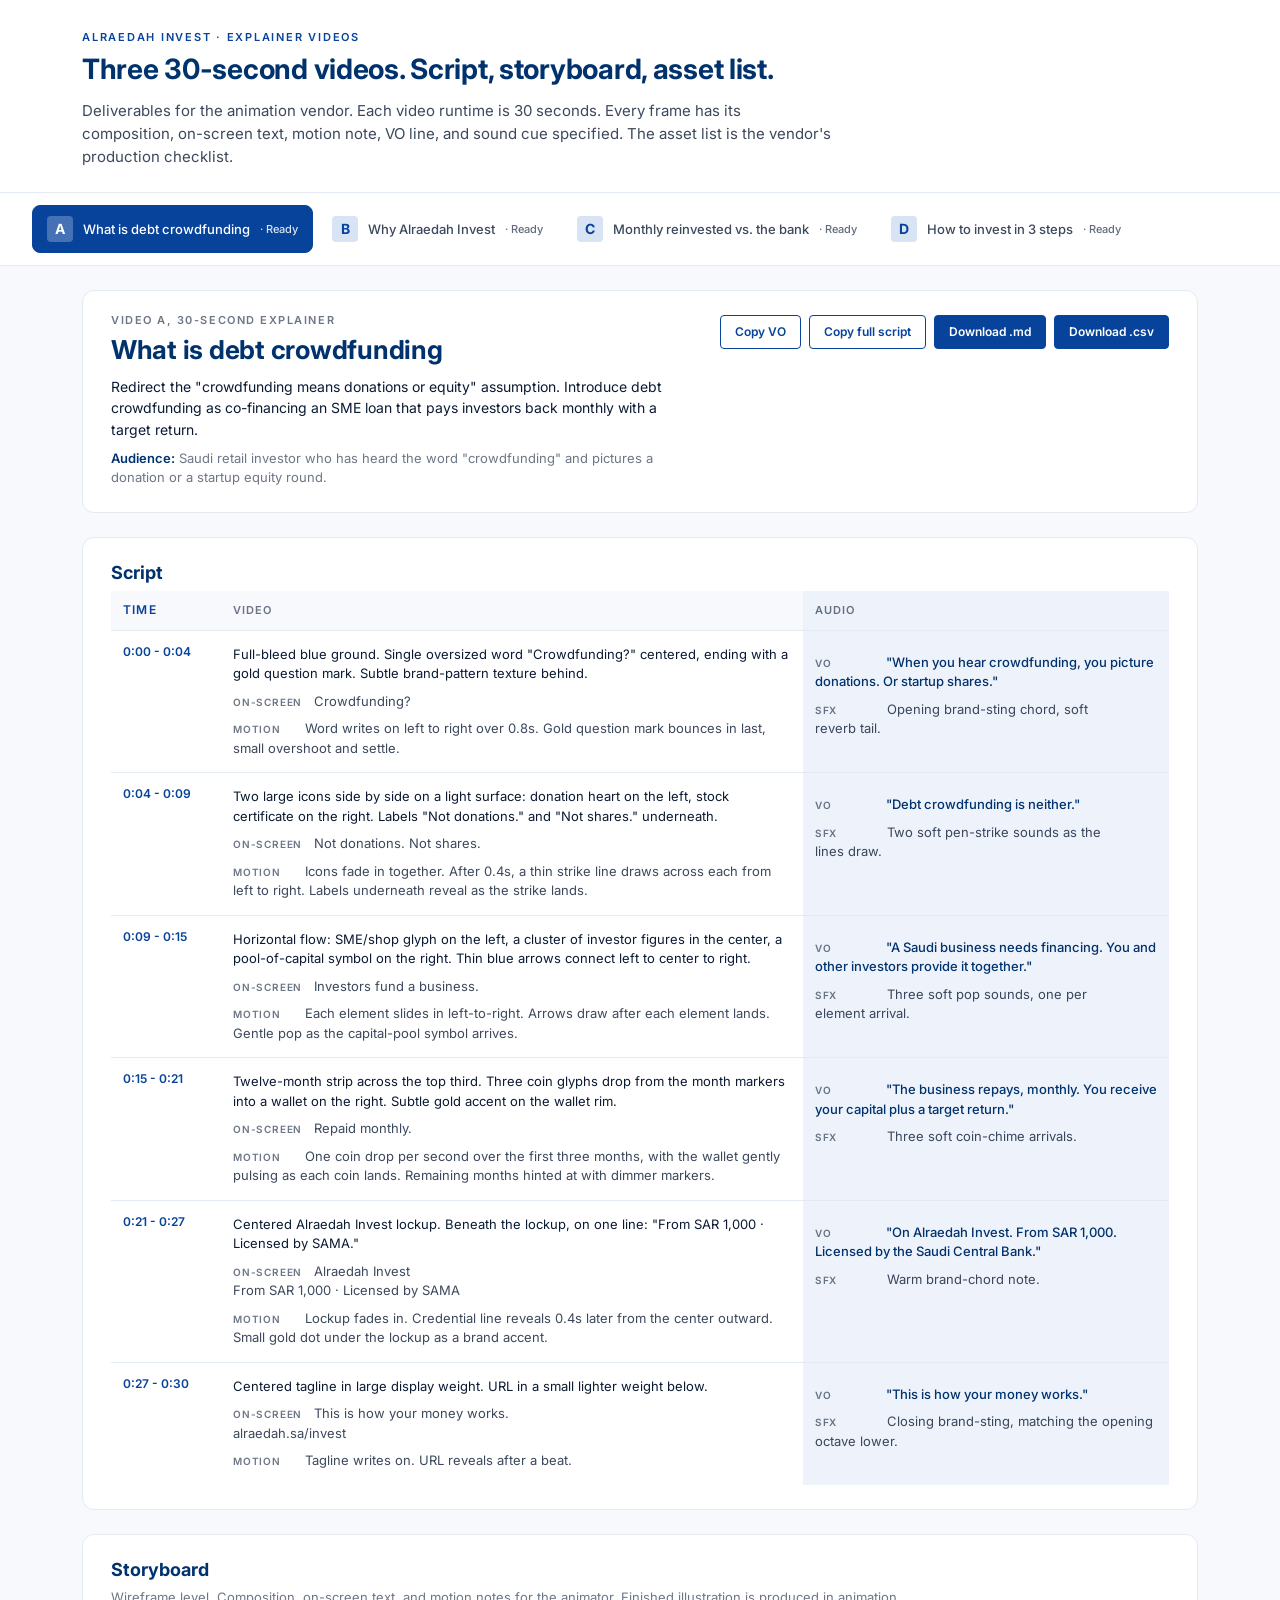
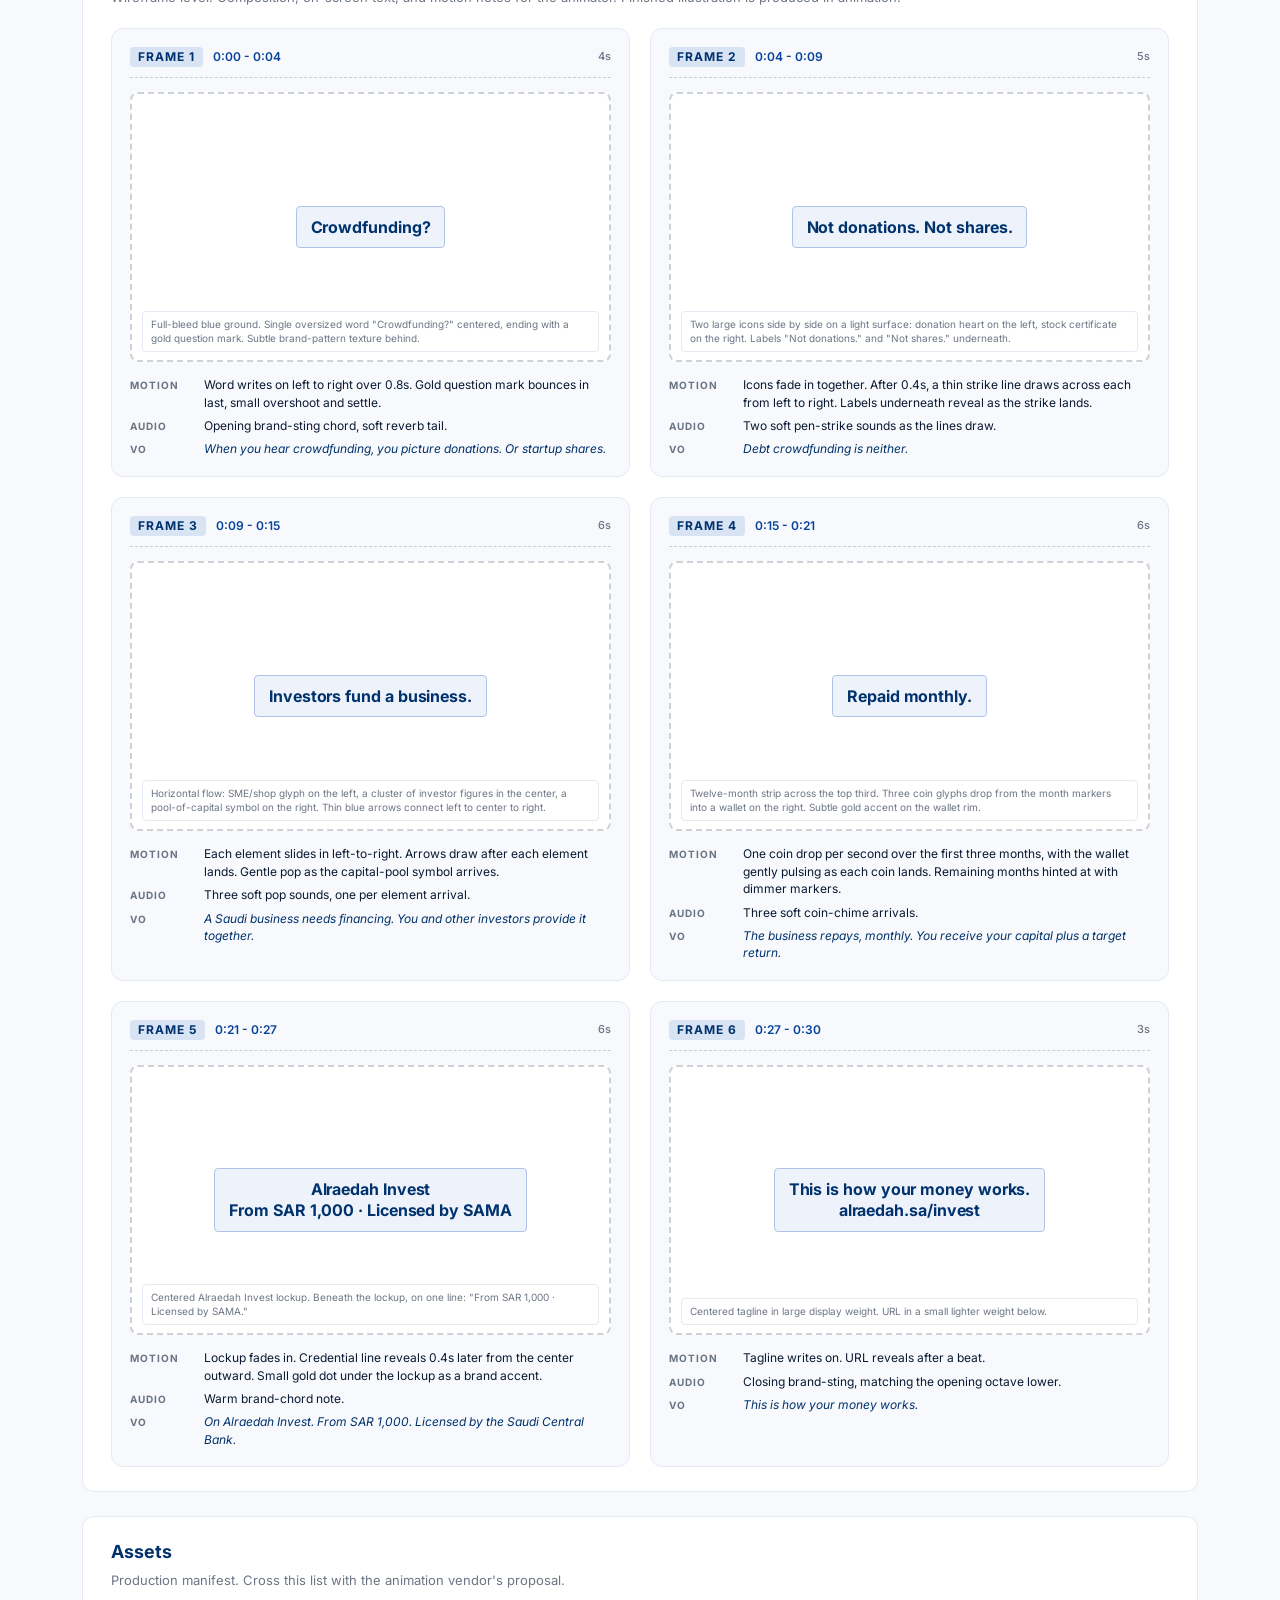
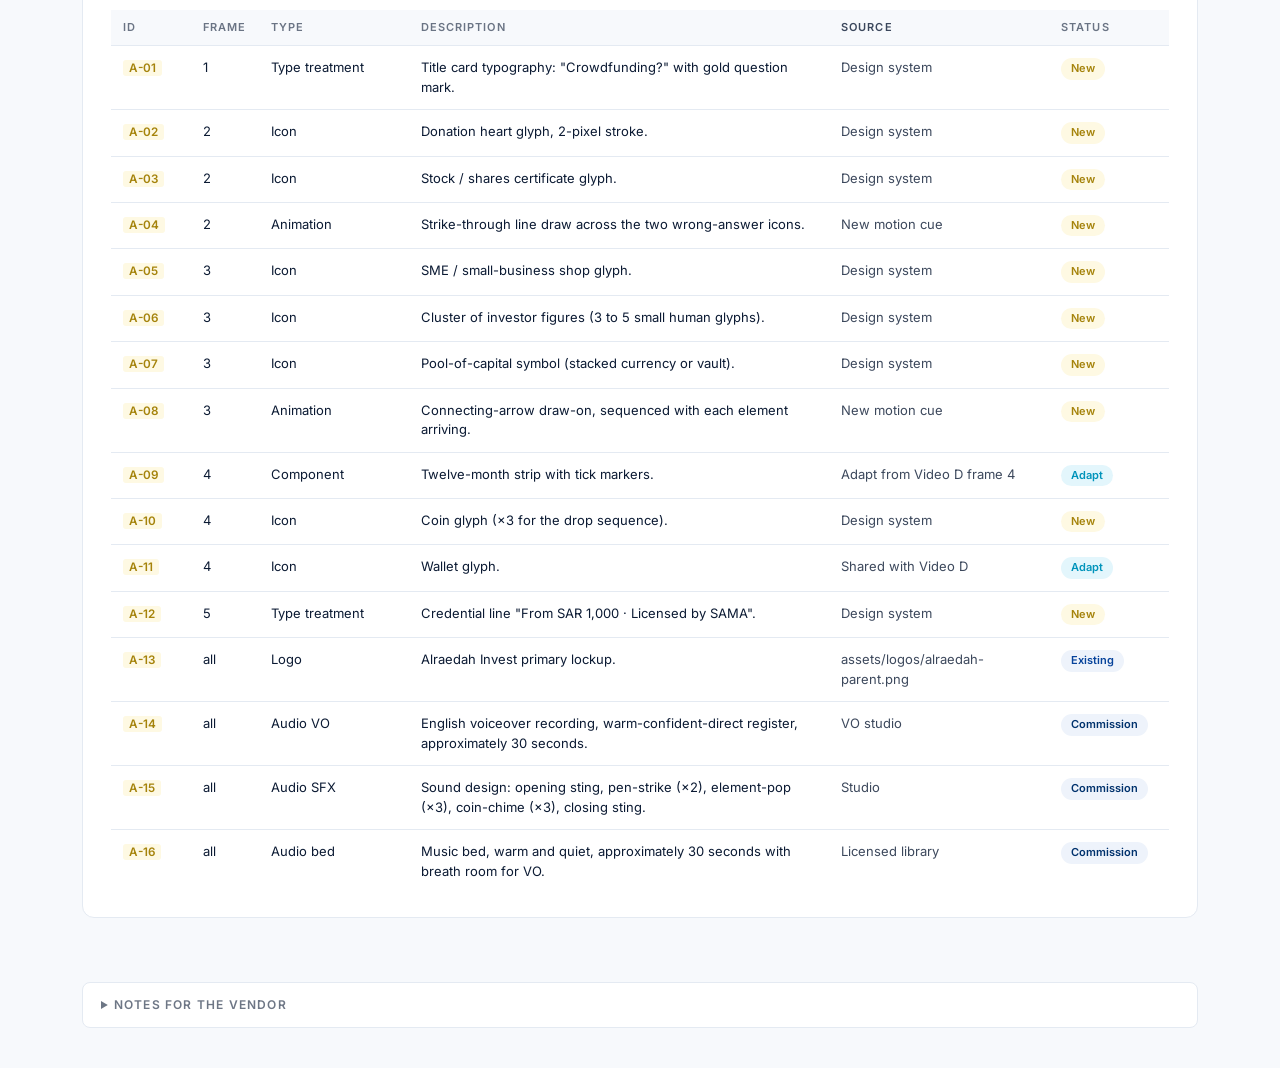
<file: b4/index.html>
<!doctype html>
<html lang="en">
<head>
  <meta charset="utf-8">
  <meta name="viewport" content="width=device-width, initial-scale=1">
  <title>Alraedah Invest · Explainer Videos</title>
  <meta name="description" content="Three 30-second explainer videos. Scripts, frame-by-frame storyboards, and asset lists for the animation vendor.">

  <!-- Preview build, not for public indexing -->
  <meta name="robots" content="noindex, nofollow">
  <meta name="googlebot" content="noindex, nofollow">

  <link rel="icon" type="image/png" href="assets/logos/alraedah-invest-official.png">
  <link rel="stylesheet" href="tokens.css">
  <link rel="stylesheet" href="styles.css">
</head>
<body>

<header class="app-head">
  <div class="app-head-inner">
    <div class="app-title">
      <p class="app-kicker">Alraedah Invest · Explainer videos</p>
      <h1>Three 30-second videos. Script, storyboard, asset list.</h1>
      <p class="app-lede">Deliverables for the animation vendor. Each video runtime is 30 seconds. Every frame has its composition, on-screen text, motion note, VO line, and sound cue specified. The asset list is the vendor's production checklist.</p>
    </div>
  </div>
</header>

<nav class="app-tabs" id="video-tabs" role="tablist" aria-label="Explainer videos"></nav>

<main class="app-main">
  <section class="panel" id="panel" role="tabpanel" aria-live="polite"></section>
</main>

<footer class="app-foot">
  <details>
    <summary>Notes for the vendor</summary>
    <ul>
      <li><strong>Runtime.</strong> Each video is 30 seconds. No video exceeds that budget. If timing drifts during animation, cut a frame, do not add seconds.</li>
      <li><strong>Voiceover.</strong> English VO at launch. Arabic VO is recorded separately against the same storyboard in phase 2, without reworking the frames.</li>
      <li><strong>Wireframe level.</strong> Storyboard frames are composition guides, not finished art. The vendor owns illustration, final type treatment, motion timing, and sound design.</li>
      <li><strong>Compliance.</strong> Copy treatment on screen should not imply guaranteed returns. Where returns appear, wording is "target." Specific approved phrasings will be shared with the animator alongside this pack.</li>
      <li><strong>Closing frame.</strong> Every video closes with the Alraedah Invest lockup and alraedah.sa/invest URL. No app.alraedah.sa references.</li>
    </ul>
  </details>
</footer>

<script src="scripts/data.js"></script>
<script src="scripts/app.js"></script>
</body>
</html>
</file>
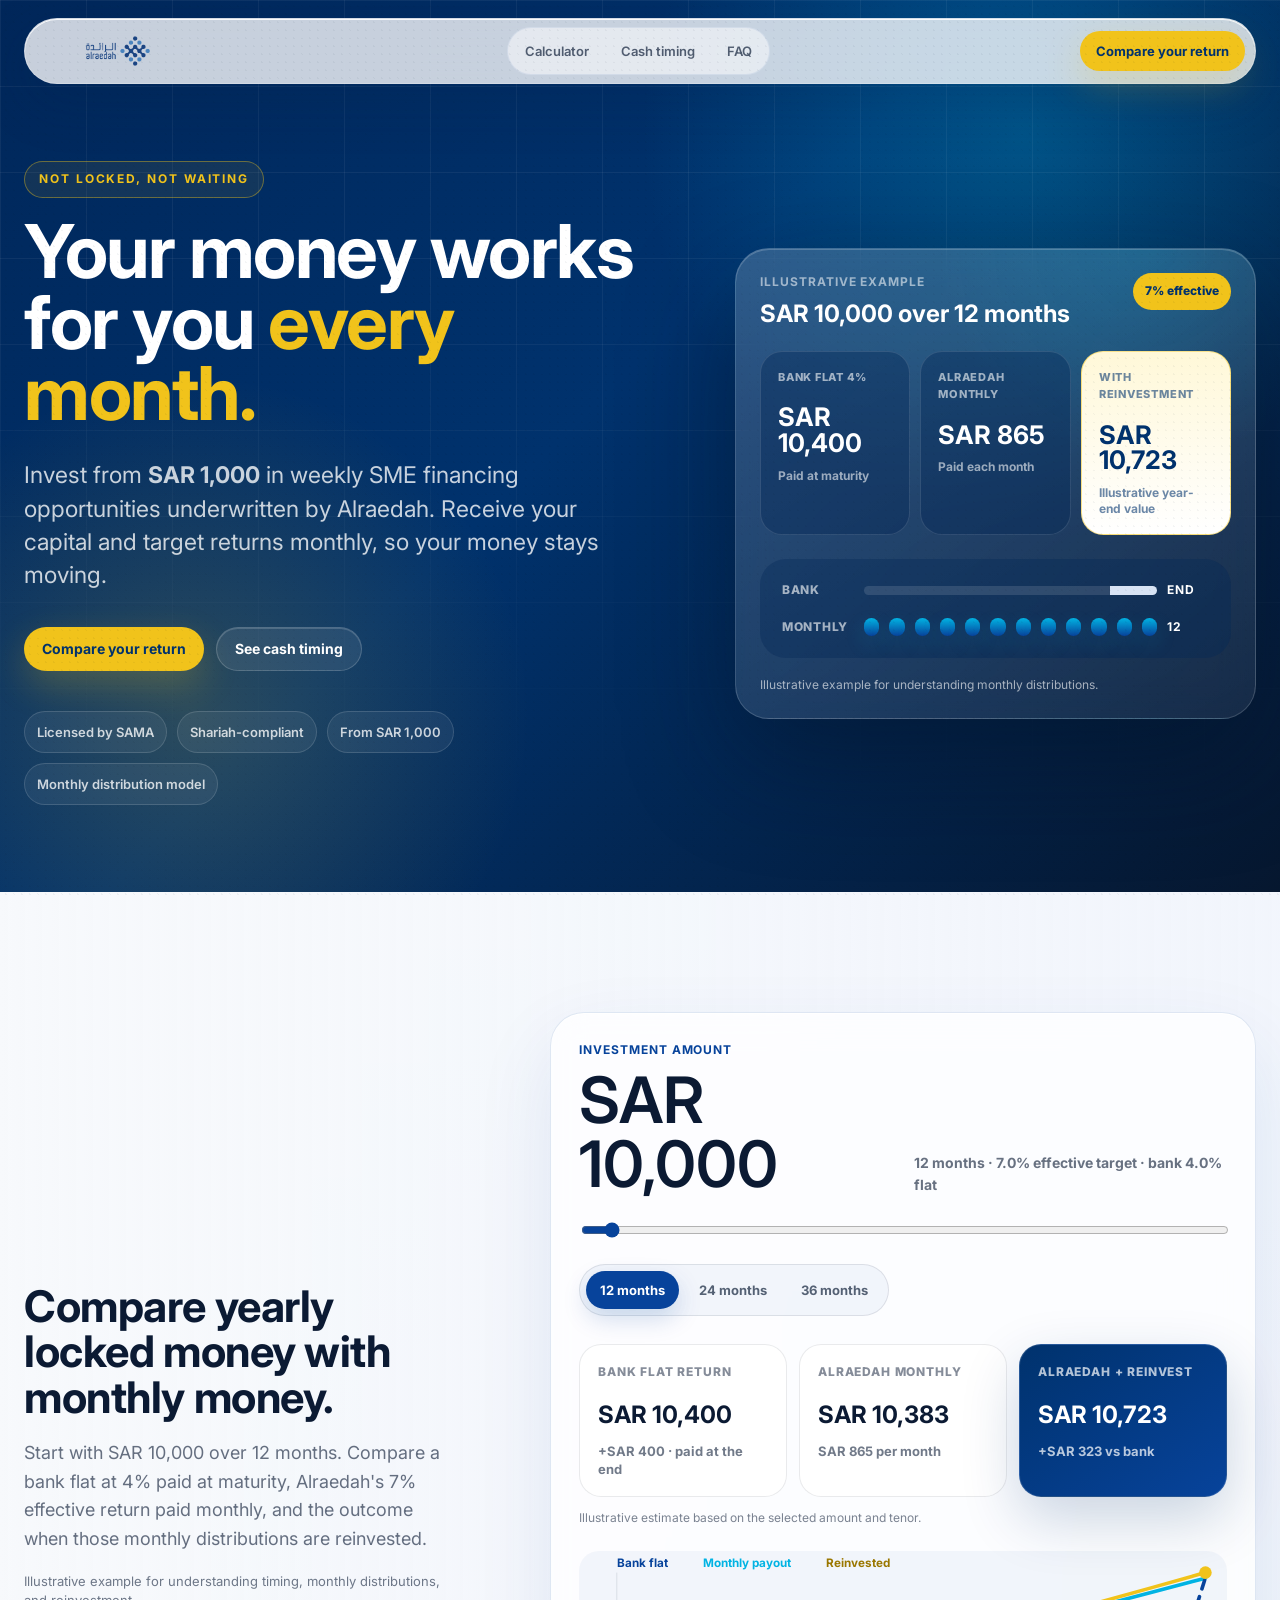
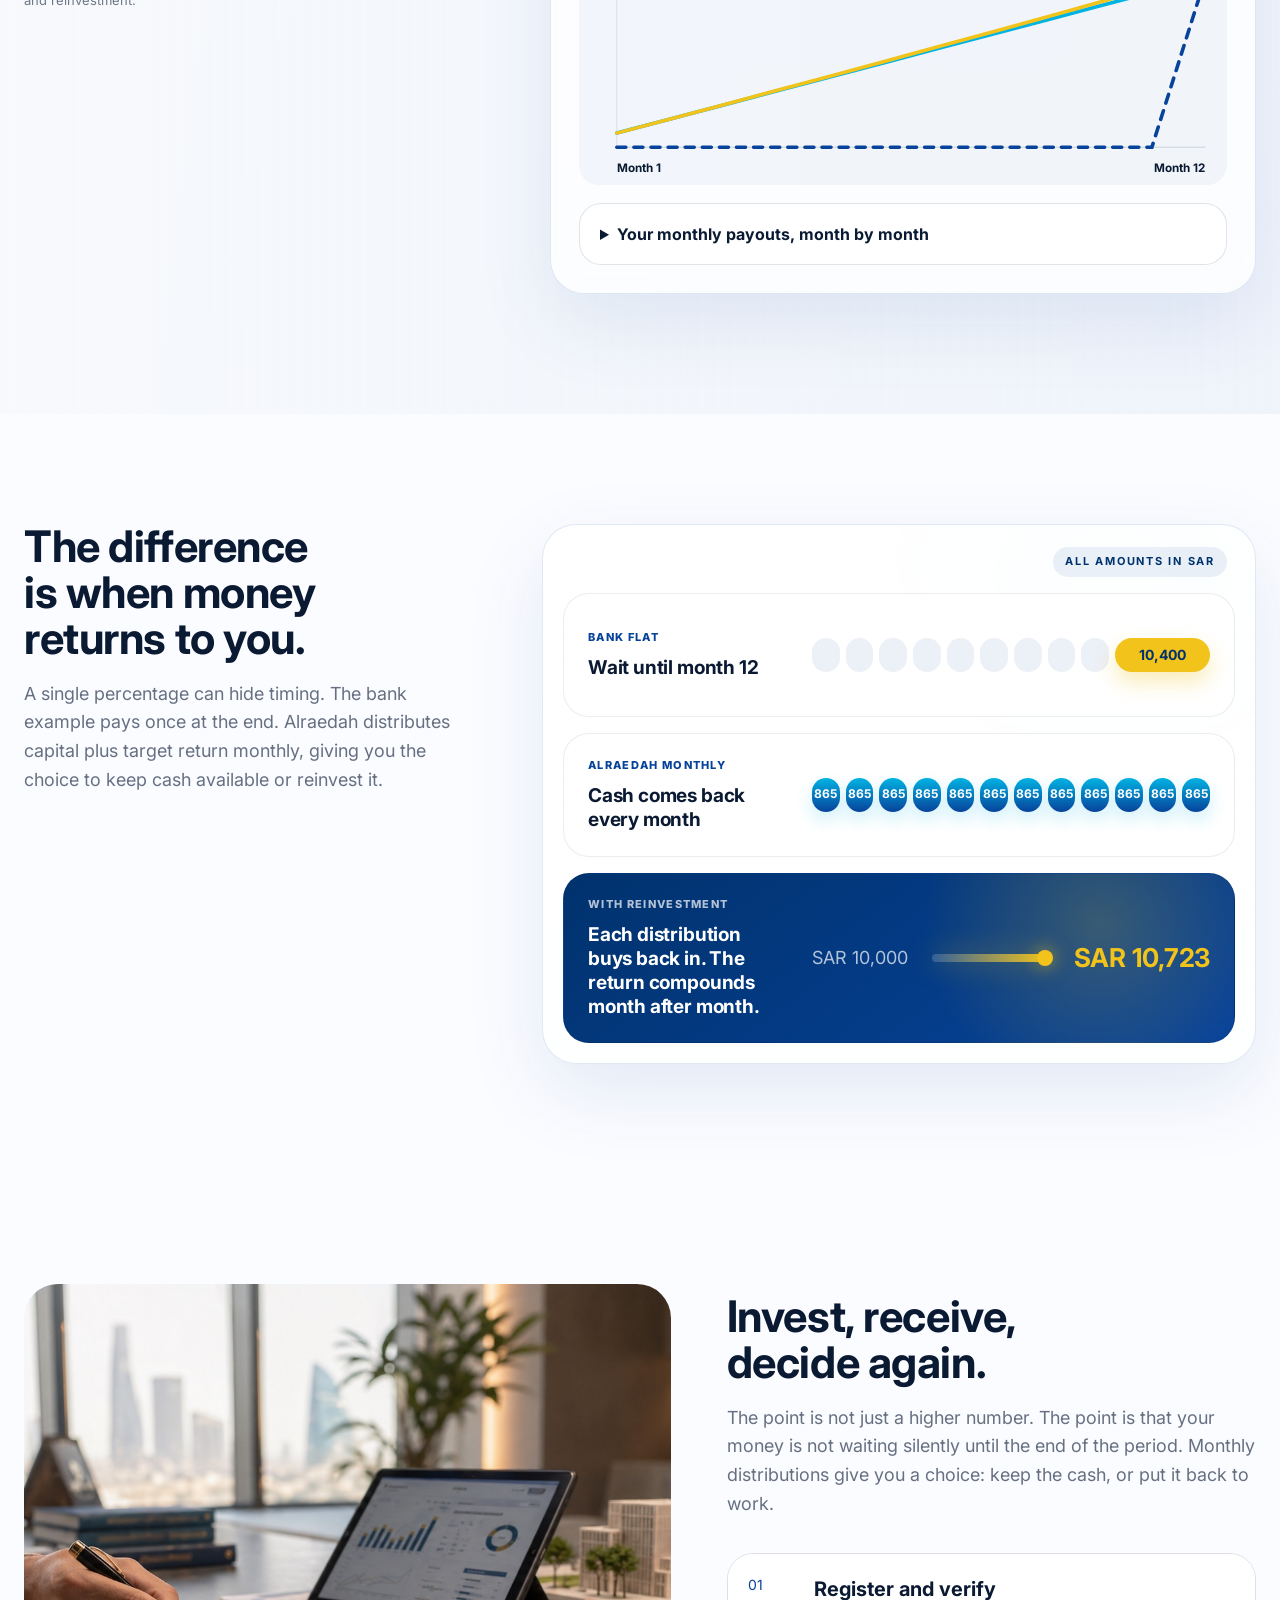
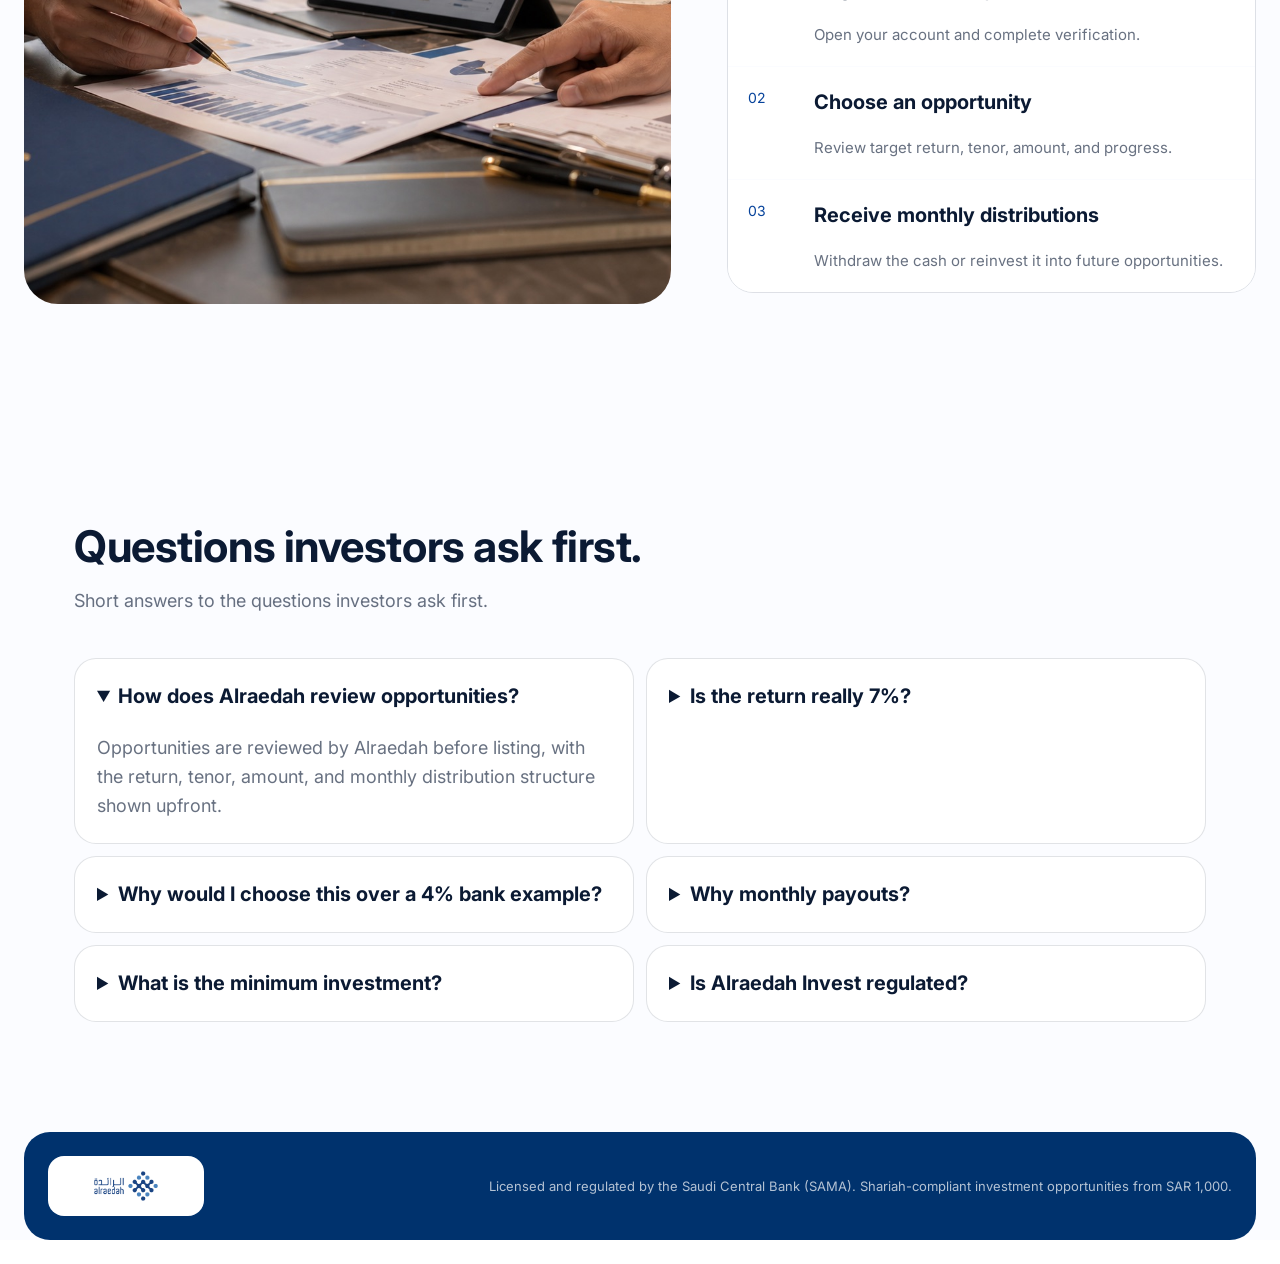
<file: v3/index.html>
<!doctype html>
<html lang="en">
<head>
  <meta charset="utf-8">
  <meta name="viewport" content="width=device-width, initial-scale=1">
  <title>Alraedah Invest | Compare your return</title>
  <meta name="description" content="Compare locked yearly returns with monthly distributions from Alraedah Invest. Start from SAR 1,000 in SME financing opportunities.">
  <meta property="og:title" content="Alraedah Invest">
  <meta property="og:description" content="Invest in Saudi SME financing opportunities from SAR 1,000. Licensed by SAMA and Shariah-compliant.">
  <meta property="og:type" content="website">
  <link rel="icon" href="../assets/logos/alraedah-invest-official.png">
  <link rel="stylesheet" href="styles.css">
</head>
<body>
  <div class="grain" aria-hidden="true"></div>
  <header class="site-header" data-header>
    <a class="brand" href="#" aria-label="Alraedah Invest home">
      <img src="../assets/logos/alraedah-parent.png" alt="Alraedah Invest">
    </a>
    <nav class="nav" aria-label="Primary">
      <a href="#calculator">Calculator</a>
      <a href="#compare">Cash timing</a>
      <a href="#questions">FAQ</a>
    </nav>
    <a class="header-cta" href="#calculator">Compare your return</a>
  </header>

  <main>
    <section class="hero" id="top">
      <div class="hero-shell">
        <div class="hero-copy">
          <span class="hero-eyebrow">Not locked, not waiting</span>
          <h1>Your money works for you <span class="hl">every month.</span></h1>
          <p>Invest from <strong>SAR 1,000</strong> in weekly SME financing opportunities underwritten by Alraedah. Receive your capital and target returns monthly, so your money stays moving.</p>
          <div class="hero-actions">
            <a class="btn btn-gold magnetic" href="#calculator">Compare your return</a>
            <a class="btn btn-glass" href="#compare">See cash timing</a>
          </div>
          <div class="trust-line" aria-label="Trust signals">
            <span>Licensed by SAMA</span>
            <span>Shariah-compliant</span>
            <span>From SAR 1,000</span>
            <span>Monthly distribution model</span>
          </div>
        </div>

        <div class="return-console" aria-label="Return comparison preview">
          <div class="return-console-head">
            <div>
              <span class="console-caption">Illustrative example</span>
              <strong>SAR 10,000 over 12 months</strong>
            </div>
            <span class="return-chip">7% effective</span>
          </div>

          <div class="return-compare">
            <article>
              <span>Bank flat 4%</span>
              <strong>SAR 10,400</strong>
              <small>Paid at maturity</small>
            </article>
            <article>
              <span>Alraedah monthly</span>
              <strong id="heroPayout">SAR 865</strong>
              <small>Paid each month</small>
            </article>
            <article class="is-highlight">
              <span>With reinvestment</span>
              <strong>SAR 10,723</strong>
              <small>Illustrative year-end value</small>
            </article>
          </div>

          <div class="flow-map" aria-hidden="true">
            <div class="flow-line bank">
              <span>Bank</span>
              <i></i>
              <b>End</b>
            </div>
            <div class="flow-line monthly">
              <span>Monthly</span>
              <i></i><i></i><i></i><i></i><i></i><i></i><i></i><i></i><i></i><i></i><i></i><i></i>
              <b>12</b>
            </div>
          </div>

          <p class="console-disclosure">Illustrative example for understanding monthly distributions.</p>
        </div>
      </div>
    </section>

    <section class="section calculator-band" id="calculator">
      <div class="calc-layout">
        <div class="calc-copy">
          <h2>Compare yearly locked money with monthly money.</h2>
          <p>Start with SAR 10,000 over 12 months. Compare a bank flat at 4% paid at maturity, Alraedah's 7% effective return paid monthly, and the outcome when those monthly distributions are reinvested.</p>
          <p class="risk-note">Illustrative example for understanding timing, monthly distributions, and reinvestment.</p>
        </div>

        <div class="calc-panel">
          <label for="amountRange">Investment amount</label>
          <div class="amount-row">
            <output id="amountOut" for="amountRange">SAR 10,000</output>
            <span id="assumptionOut">12 months · 7.0% effective target · bank 4.0% flat</span>
          </div>
          <input id="amountRange" type="range" min="1000" max="250000" step="1000" value="10000">

          <div class="tenor-row" role="radiogroup" aria-label="Investment tenor">
            <button type="button" class="tenor-btn is-active" data-tenor="12">12 months</button>
            <button type="button" class="tenor-btn" data-tenor="24">24 months</button>
            <button type="button" class="tenor-btn" data-tenor="36">36 months</button>
          </div>

          <div class="scenario-grid" aria-label="Return comparison">
            <div class="scenario-card">
              <span>Bank flat return</span>
              <strong id="bankTotalOut">SAR 10,400</strong>
              <small id="bankProfitOut">+SAR 400 · paid at the end</small>
            </div>
            <div class="scenario-card">
              <span>Alraedah monthly</span>
              <strong id="monthlyTotalOut">SAR 10,383</strong>
              <small><b id="monthlyOut">SAR 865</b> per month</small>
            </div>
            <div class="scenario-card is-best">
              <span>Alraedah + reinvest</span>
              <strong id="reinvestTotalOut">SAR 10,723</strong>
              <small id="reinvestDeltaOut">+SAR 323 vs bank</small>
            </div>
          </div>
          <p class="calc-disclosure">Illustrative estimate based on the selected amount and tenor.</p>

          <div class="return-chart" aria-label="Bank versus Alraedah monthly return paths">
            <svg id="returnChart" viewBox="0 0 720 260" role="img" aria-label="Line chart comparing bank flat return, Alraedah monthly payouts, and Alraedah reinvested value"></svg>
          </div>

          <details class="cashflow-details">
            <summary>Your monthly payouts, month by month</summary>
            <div class="table-wrap">
              <table>
                <thead>
                  <tr>
                    <th>Month</th>
                    <th>Bank</th>
                    <th>Alraedah payout</th>
                    <th>Reinvested value</th>
                  </tr>
                </thead>
                <tbody id="cashflowRows"></tbody>
              </table>
            </div>
          </details>
        </div>
      </div>
    </section>

    <section class="section comparison" id="compare">
      <div class="cash-timing">
        <div class="cash-copy">
          <h2>The difference is when money returns to you.</h2>
          <p>A single percentage can hide timing. The bank example pays once at the end. Alraedah distributes capital plus target return monthly, giving you the choice to keep cash available or reinvest it.</p>
        </div>

        <div class="timing-board" aria-label="Cash timing comparison">
          <div class="board-header">
            <span class="currency-mark">All amounts in SAR</span>
          </div>

          <div class="timing-row bank-row">
            <div class="timing-label">
              <span>Bank flat</span>
              <strong>Wait until month 12</strong>
            </div>
            <div class="timing-track">
              <i></i>
              <i></i>
              <i></i>
              <i></i>
              <i></i>
              <i></i>
              <i></i>
              <i></i>
              <i></i>
              <b>10,400</b>
            </div>
          </div>

          <div class="timing-row monthly-row">
            <div class="timing-label">
              <span>Alraedah monthly</span>
              <strong>Cash comes back every month</strong>
            </div>
            <div class="timing-track">
              <b>865</b>
              <b>865</b>
              <b>865</b>
              <b>865</b>
              <b>865</b>
              <b>865</b>
              <b>865</b>
              <b>865</b>
              <b>865</b>
              <b>865</b>
              <b>865</b>
              <b>865</b>
            </div>
          </div>

          <div class="timing-row reinvest-row">
            <div class="timing-label">
              <span>With reinvestment</span>
              <strong>Each distribution buys back in. The return compounds month after month.</strong>
            </div>
            <div class="growth-arc">
              <span>SAR 10,000</span>
              <i></i>
              <strong>SAR 10,723</strong>
            </div>
          </div>
        </div>
      </div>
    </section>

    <section class="section narrative">
      <div class="image-panel">
        <img src="../assets/visuals/underwriting-desk.jpg" alt="Investment review desk">
      </div>
      <div class="narrative-copy">
        <h2>Invest, receive, decide again.</h2>
        <p>The point is not just a higher number. The point is that your money is not waiting silently until the end of the period. Monthly distributions give you a choice: keep the cash, or put it back to work.</p>
        <div class="process-list">
          <div><span>01</span><strong>Register and verify</strong><small>Open your account and complete verification.</small></div>
          <div><span>02</span><strong>Choose an opportunity</strong><small>Review target return, tenor, amount, and progress.</small></div>
          <div><span>03</span><strong>Receive monthly distributions</strong><small>Withdraw the cash or reinvest it into future opportunities.</small></div>
        </div>
      </div>
    </section>

    <section class="section questions" id="questions">
      <div class="section-head">
        <h2>Questions investors ask first.</h2>
        <p>Short answers to the questions investors ask first.</p>
      </div>
      <div class="qa-grid">
        <details open>
          <summary>How does Alraedah review opportunities?</summary>
          <p>Opportunities are reviewed by Alraedah before listing, with the return, tenor, amount, and monthly distribution structure shown upfront.</p>
        </details>
        <details>
          <summary>Is the return really 7%?</summary>
          <p>It is a 7% effective target return. Because you receive capital plus target return monthly, the amount still invested decreases over time.</p>
        </details>
        <details>
          <summary>Why would I choose this over a 4% bank example?</summary>
          <p>The bank example pays at the end. Alraedah pays monthly. If you reinvest those monthly distributions, the illustrative outcome can be higher.</p>
        </details>
        <details>
          <summary>Why monthly payouts?</summary>
          <p>Monthly payouts make your money available during the year. You can keep the cash or reinvest it.</p>
        </details>
        <details>
          <summary>What is the minimum investment?</summary>
          <p>You can start from SAR 1,000.</p>
        </details>
        <details>
          <summary>Is Alraedah Invest regulated?</summary>
          <p>Yes. Alraedah is licensed and regulated by the Saudi Central Bank (SAMA), and opportunities are reviewed for Shariah compliance.</p>
        </details>
      </div>
    </section>
  </main>

  <footer class="site-footer">
    <span class="footer-mark"><img src="../assets/logos/alraedah-parent.png" alt="Alraedah Invest"></span>
    <p>Licensed and regulated by the Saudi Central Bank (SAMA). Shariah-compliant investment opportunities from SAR 1,000.</p>
  </footer>

  <script src="scripts/app.js"></script>
</body>
</html>
</file>
<file: b4/tokens.css>
/* ==========================================================================
   Alraedah Invest, Design tokens
   Branded-house Level B divergence from Alraedah Finance (parent).
   Launch content is English-only; Arabic system surfaces are wired but
   unpopulated. Do not add "guaranteed" semantics anywhere.
   ========================================================================== */

/* ---- Fonts -------------------------------------------------------------- */
/* Aktiv Grotesk is the specified primary but is a commercial font.
   Substituted with Inter (Latin), closest open-source geometric grotesk
   with tabular figures. User: please provide Aktiv Grotesk web files. */
@import url('https://fonts.googleapis.com/css2?family=Inter:wght@300;400;500;600;700;800&display=swap');

@font-face {
  font-family: 'Ping AR';
  src: url('fonts/PingAR+LT-Light.otf') format('opentype');
  font-weight: 300; font-style: normal; font-display: swap;
}
@font-face {
  font-family: 'Ping AR';
  src: url('fonts/PingAR+LT-Regular.otf') format('opentype');
  font-weight: 400; font-style: normal; font-display: swap;
}
@font-face {
  font-family: 'Ping AR';
  src: url('fonts/PingAR+LT-Medium.otf') format('opentype');
  font-weight: 500; font-style: normal; font-display: swap;
}
@font-face {
  font-family: 'Ping AR';
  src: url('fonts/PingAR+LT-Bold.otf') format('opentype');
  font-weight: 700; font-style: normal; font-display: swap;
}
@font-face {
  font-family: 'Ping AR';
  src: url('fonts/PingAR+LT-Black.otf') format('opentype');
  font-weight: 900; font-style: normal; font-display: swap;
}

:root {
  /* ---- Color primitives (parent-inherited) ----------------------------- */
  --blue-primary: #07439B;    /* structural chassis, primary CTA */
  --blue-dark:    #00326D;    /* headlines, gradient anchors */
  --gold:         #F1C31B;    /* wealth/return accent (elevated for Invest) */
  --cyan:         #01B3E3;    /* data callouts, chart accent */

  /* Tinted scale, derived from blue-primary */
  --blue-50:  #EEF3FB;
  --blue-100: #D8E3F4;
  --blue-200: #AEC3E7;
  --blue-300: #7EA0D6;
  --blue-400: #4A78C2;
  --blue-500: #07439B;
  --blue-600: #063C8B;
  --blue-700: #04347A;
  --blue-800: #00326D;
  --blue-900: #0B1A33;

  --gold-50:  #FEF9E3;
  --gold-100: #FBEDA0;
  --gold-200: #F7DF5F;
  --gold-300: #F4D236;
  --gold-400: #F1C31B;
  --gold-500: #D4A911;
  --gold-600: #A5830B;

  --cyan-50:  #E3F6FC;
  --cyan-100: #B7E8F7;
  --cyan-200: #7FD5F1;
  --cyan-300: #3EC2EA;
  --cyan-400: #01B3E3;
  --cyan-500: #0194BB;

  /* Neutrals */
  --white:   #FFFFFF;
  --ink:     #0B1A33;
  --ink-80:  rgba(11, 26, 51, 0.80);
  --ink-60:  rgba(11, 26, 51, 0.60);
  --ink-40:  rgba(11, 26, 51, 0.40);
  --ink-20:  rgba(11, 26, 51, 0.20);
  --ink-10:  rgba(11, 26, 51, 0.10);
  --ink-05:  rgba(11, 26, 51, 0.05);
  --hairline: #E4EAF2;
  --surface-light: #F7F9FC;
  --surface-pale:  #EEF3FB;

  /* ---- Semantic tokens ------------------------------------------------- */
  --bg-page:     #FFFFFF;
  --bg-subtle:   var(--surface-light);
  --bg-pale:     var(--surface-pale);
  --bg-inverse:  var(--blue-800);

  --fg-1:        var(--ink);           /* primary body */
  --fg-2:        var(--ink-80);        /* secondary */
  --fg-3:        var(--ink-60);        /* tertiary, captions */
  --fg-muted:    var(--ink-40);        /* disabled, sub-labels */
  --fg-on-dark:  var(--white);
  --fg-on-blue:  var(--white);
  --fg-on-gold:  var(--blue-800);      /* gold bg always takes dark text */

  --border:      var(--hairline);
  --border-strong: var(--ink-20);

  --accent:        var(--gold);        /* Invest divergence: gold is primary accent */
  --accent-fg:     var(--blue-800);
  --data-accent:   var(--cyan);        /* charts + info states */
  --data-accent-fg: var(--white);

  /* Action colors */
  --action-primary:    var(--blue-primary);
  --action-primary-hover: var(--blue-600);
  --action-primary-press: var(--blue-700);
  --action-primary-fg: var(--white);

  --action-secondary:      var(--white);
  --action-secondary-fg:   var(--blue-primary);
  --action-secondary-border: var(--blue-primary);

  /* Semantic (status), derived to pass AA on white bg */
  --success:     #0B7A4B;
  --success-bg:  #E3F3EC;
  --warning:     #B5620A;   /* "closing soon" amber, not gold; gold is brand */
  --warning-bg:  #FCEFDB;
  --danger:      #B42318;
  --danger-bg:   #FEE4E2;
  --muted:       var(--fg-muted);
  --muted-bg:    var(--surface-pale);

  /* Risk-grade scale (A = best, E = worst). Neutral hues,
     low saturation on purpose, we are not a casino. */
  --grade-a: #0B7A4B;
  --grade-b: #3C8B5A;
  --grade-c: #8A7B22;
  --grade-d: #B5620A;
  --grade-e: #B42318;
  --grade-placeholder: var(--ink-40); /* launch-day fallback: neutral dash */

  /* ---- Typography ------------------------------------------------------- */
  --font-latin:  'Inter', 'Aktiv Grotesk', -apple-system, BlinkMacSystemFont, 'Segoe UI', Arial, sans-serif;
  --font-arabic: 'Ping AR', 'Aktiv Grotesk Arabic', 'Inter', sans-serif;
  --font-num:    'Inter', 'Aktiv Grotesk', ui-monospace, monospace; /* tabular figures */

  /* Type scale, desktop; components supply mobile overrides */
  --fs-display-xl: 64px;    --lh-display-xl: 1.05;  --ls-display-xl: -0.02em;
  --fs-display-lg: 48px;    --lh-display-lg: 1.08;  --ls-display-lg: -0.015em;
  --fs-heading-lg: 32px;    --lh-heading-lg: 1.15;  --ls-heading-lg: -0.01em;
  --fs-heading-md: 24px;    --lh-heading-md: 1.25;  --ls-heading-md: -0.005em;
  --fs-heading-sm: 18px;    --lh-heading-sm: 1.3;
  --fs-body-lg:    18px;    --lh-body-lg:    1.55;
  --fs-body-md:    16px;    --lh-body-md:    1.55;
  --fs-body-sm:    14px;    --lh-body-sm:    1.5;
  --fs-caption:    12px;    --lh-caption:    1.4;
  --fs-disclosure: 12px;    --lh-disclosure: 1.45;

  --fs-num-hero: 56px;      /* return %, big KPIs */
  --fs-num-lg:   40px;
  --fs-num-md:   28px;
  --fs-num-sm:   18px;

  /* Weights */
  --fw-regular:  400;
  --fw-medium:   500;
  --fw-semibold: 600;
  --fw-bold:     700;
  --fw-black:    800;

  /* ---- Spacing (8px base) ---------------------------------------------- */
  --space-0:  0;
  --space-1:  4px;
  --space-2:  8px;
  --space-3:  12px;
  --space-4:  16px;
  --space-5:  20px;
  --space-6:  24px;
  --space-7:  32px;
  --space-8:  40px;
  --space-9:  48px;
  --space-10: 64px;
  --space-11: 80px;
  --space-12: 96px;
  --space-13: 128px;

  /* Content widths */
  --container-sm:   640px;
  --container-md:   960px;
  --container-lg:   1200px;
  --container-xl:   1440px;

  /* ---- Radius ---------------------------------------------------------- */
  --r-xs:   4px;
  --r-sm:   8px;
  --r-md:   12px;    /* default cards */
  --r-lg:   16px;    /* hero cards */
  --r-xl:   24px;
  --r-pill: 999px;   /* pill chips (prebrand vocabulary) */

  /* ---- Shadow / elevation ---------------------------------------------- */
  /* Calm and low, wealth-management register, not fintech pop */
  --shadow-1: 0 1px 2px rgba(11, 26, 51, 0.04), 0 1px 1px rgba(11, 26, 51, 0.03);
  --shadow-2: 0 2px 4px rgba(11, 26, 51, 0.05), 0 1px 2px rgba(11, 26, 51, 0.04);
  --shadow-3: 0 6px 16px rgba(11, 26, 51, 0.06), 0 2px 4px rgba(11, 26, 51, 0.04);
  --shadow-4: 0 16px 32px rgba(11, 26, 51, 0.08), 0 4px 8px rgba(11, 26, 51, 0.04);
  --shadow-focus: 0 0 0 3px rgba(7, 67, 155, 0.25);
  --shadow-focus-gold: 0 0 0 3px rgba(241, 195, 27, 0.35);

  /* ---- Motion ---------------------------------------------------------- */
  /* Calm, numbers count up truthfully, no decorative oscillation */
  --motion-fast:   120ms;
  --motion-base:   200ms;
  --motion-slow:   320ms;
  --motion-count:  800ms;   /* count-ups */
  --motion-ease:   cubic-bezier(0.2, 0.6, 0.2, 1);
  --motion-ease-out: cubic-bezier(0.16, 1, 0.3, 1);

  /* ---- Z-index --------------------------------------------------------- */
  --z-sticky:  100;
  --z-overlay: 500;
  --z-modal:   1000;
  --z-toast:   1100;
}

/* ---- Base ---------------------------------------------------------------- */
html, body {
  font-family: var(--font-latin);
  font-size: var(--fs-body-md);
  line-height: var(--lh-body-md);
  color: var(--fg-1);
  background: var(--bg-page);
  -webkit-font-smoothing: antialiased;
  text-rendering: optimizeLegibility;
  font-feature-settings: 'tnum' 0;  /* default proportional; opt in to tabular on numbers */
}

/* RTL, the architecture switches on dir="rtl" */
[dir="rtl"] { font-family: var(--font-arabic); }
[dir="rtl"] body { font-family: var(--font-arabic); }

/* ---- Semantic typography classes (paired to tokens) --------------------- */
.t-display-xl { font: var(--fw-bold) var(--fs-display-xl)/var(--lh-display-xl) var(--font-latin); letter-spacing: var(--ls-display-xl); color: var(--blue-800); }
.t-display-lg { font: var(--fw-bold) var(--fs-display-lg)/var(--lh-display-lg) var(--font-latin); letter-spacing: var(--ls-display-lg); color: var(--blue-800); }
.t-heading-lg { font: var(--fw-semibold) var(--fs-heading-lg)/var(--lh-heading-lg) var(--font-latin); letter-spacing: var(--ls-heading-lg); color: var(--blue-800); }
.t-heading-md { font: var(--fw-semibold) var(--fs-heading-md)/var(--lh-heading-md) var(--font-latin); color: var(--blue-800); }
.t-heading-sm { font: var(--fw-semibold) var(--fs-heading-sm)/var(--lh-heading-sm) var(--font-latin); color: var(--blue-800); }
.t-body-lg    { font: var(--fw-regular) var(--fs-body-lg)/var(--lh-body-lg) var(--font-latin); color: var(--fg-1); }
.t-body-md    { font: var(--fw-regular) var(--fs-body-md)/var(--lh-body-md) var(--font-latin); color: var(--fg-1); }
.t-body-sm    { font: var(--fw-regular) var(--fs-body-sm)/var(--lh-body-sm) var(--font-latin); color: var(--fg-2); }
.t-caption    { font: var(--fw-medium) var(--fs-caption)/var(--lh-caption) var(--font-latin); color: var(--fg-3); text-transform: uppercase; letter-spacing: 0.08em; }
.t-disclosure { font: var(--fw-regular) var(--fs-disclosure)/var(--lh-disclosure) var(--font-latin); color: var(--fg-3); }
.t-num-hero   { font: var(--fw-bold) var(--fs-num-hero)/1 var(--font-num); font-feature-settings: 'tnum' 1; letter-spacing: -0.01em; color: var(--blue-800); }
.t-num-lg     { font: var(--fw-bold) var(--fs-num-lg)/1 var(--font-num); font-feature-settings: 'tnum' 1; letter-spacing: -0.01em; color: var(--blue-800); }
.t-num-md     { font: var(--fw-semibold) var(--fs-num-md)/1 var(--font-num); font-feature-settings: 'tnum' 1; color: var(--blue-800); }
.t-num-sm     { font: var(--fw-semibold) var(--fs-num-sm)/1 var(--font-num); font-feature-settings: 'tnum' 1; color: var(--blue-800); }

/* ---- Utility atoms ------------------------------------------------------ */
.tabular { font-feature-settings: 'tnum' 1; }
.hairline { border-top: 1px solid var(--border); }
:focus-visible { outline: none; box-shadow: var(--shadow-focus); border-radius: var(--r-xs); }
</file>
<file: b4/styles.css>
/* ==========================================================================
   Alraedah Invest, B4 Explainer videos, styles
   Built on tokens.css. Layout mirrors the B3 app pattern (tabbed panel)
   with video-specific components: script table, wireframe frame cards,
   asset manifest table.
   ========================================================================== */

* { box-sizing: border-box; }
html, body { margin: 0; padding: 0; }
html { -webkit-font-smoothing: antialiased; -moz-osx-font-smoothing: grayscale; }

body {
  background: var(--bg-subtle);
  color: var(--fg-1);
  font: 400 15px/1.55 var(--font-latin);
}

h1, h2, h3, h4 { text-wrap: balance; margin: 0; }
p { margin: 0; text-wrap: pretty; }
button { font-family: inherit; }
code {
  background: var(--gold-50);
  color: var(--gold-600);
  padding: 1px 6px;
  border-radius: 3px;
  font: 600 0.9em/1.2 var(--font-num);
  white-space: nowrap;
}

/* =========================================================================
   App header
   ========================================================================= */
.app-head {
  background: var(--white);
  border-bottom: 1px solid var(--border);
}
.app-head-inner {
  max-width: 1180px;
  margin: 0 auto;
  padding: 32px 32px 24px;
}
.app-kicker {
  font: 600 11px/1 var(--font-latin);
  color: var(--blue-primary);
  text-transform: uppercase;
  letter-spacing: 0.16em;
  margin-bottom: 10px;
}
.app-head h1 {
  font: 700 28px/1.2 var(--font-latin);
  color: var(--blue-800);
  letter-spacing: -0.01em;
}
.app-lede {
  font: 400 15px/1.55 var(--font-latin);
  color: var(--fg-2);
  max-width: 760px;
  margin-top: 12px;
}

/* =========================================================================
   Tabs
   ========================================================================= */
.app-tabs {
  background: var(--white);
  border-bottom: 1px solid var(--border);
  position: sticky;
  top: 0;
  z-index: 5;
  display: flex;
  gap: 4px;
  overflow-x: auto;
  padding: 12px 32px;
}
.app-tabs::-webkit-scrollbar { height: 4px; }
.app-tabs::-webkit-scrollbar-thumb { background: var(--border); border-radius: 2px; }

.video-tab {
  display: inline-flex;
  align-items: center;
  gap: 10px;
  padding: 10px 14px;
  background: transparent;
  border: 1px solid transparent;
  border-radius: var(--r-sm);
  cursor: pointer;
  color: var(--fg-2);
  transition: 120ms ease;
  flex-shrink: 0;
}
.video-tab:hover {
  background: var(--blue-50);
  color: var(--blue-primary);
}
.video-tab.is-active {
  background: var(--blue-primary);
  color: var(--white);
  border-color: var(--blue-primary);
}
.video-tab-code {
  width: 26px;
  height: 26px;
  border-radius: var(--r-xs);
  background: var(--blue-100);
  color: var(--blue-primary);
  font: 700 14px/1 var(--font-latin);
  display: inline-flex;
  align-items: center;
  justify-content: center;
  flex-shrink: 0;
}
.video-tab.is-active .video-tab-code {
  background: rgba(255,255,255,0.25);
  color: var(--white);
}
.video-tab-title {
  font: 500 13px/1.2 var(--font-latin);
  white-space: nowrap;
}
.video-tab-status {
  font: 500 11px/1.2 var(--font-latin);
  color: inherit;
  opacity: 0.8;
  white-space: nowrap;
}
.video-tab-status.muted {
  color: var(--fg-muted);
}
.video-tab.is-active .video-tab-status { opacity: 0.85; }

/* =========================================================================
   Main panel
   ========================================================================= */
.app-main {
  max-width: 1180px;
  margin: 0 auto;
  padding: 24px 32px 48px;
}
.panel {
  display: flex;
  flex-direction: column;
  gap: 24px;
}

.video-head {
  background: var(--white);
  border: 1px solid var(--border);
  border-radius: var(--r-md);
  padding: 24px 28px;
  display: grid;
  grid-template-columns: 1fr auto;
  gap: 16px;
  align-items: start;
}
.video-head-titles { min-width: 0; }
.video-kicker {
  font: 600 11px/1 var(--font-latin);
  color: var(--fg-3);
  text-transform: uppercase;
  letter-spacing: 0.14em;
  margin-bottom: 8px;
}
.video-head h2 {
  font: 700 26px/1.2 var(--font-latin);
  color: var(--blue-800);
  letter-spacing: -0.01em;
}
.video-synopsis {
  font: 400 14px/1.55 var(--font-latin);
  color: var(--fg-1);
  margin-top: 10px;
  max-width: 680px;
}
.video-audience {
  font: 400 13px/1.5 var(--font-latin);
  color: var(--fg-3);
  margin-top: 8px;
}
.video-audience strong {
  color: var(--blue-800);
  font-weight: 600;
}

.video-head-actions {
  display: flex;
  flex-wrap: wrap;
  gap: 8px;
  justify-content: flex-end;
}
.btn-primary, .btn-secondary {
  font: 600 12px/1 var(--font-latin);
  padding: 10px 14px;
  border-radius: var(--r-xs);
  cursor: pointer;
  transition: 120ms ease;
  white-space: nowrap;
}
.btn-primary {
  background: var(--blue-primary);
  color: var(--white);
  border: 1px solid var(--blue-primary);
}
.btn-primary:hover { background: var(--blue-600); border-color: var(--blue-600); }
.btn-secondary {
  background: var(--white);
  color: var(--blue-primary);
  border: 1px solid var(--blue-primary);
}
.btn-secondary:hover { background: var(--blue-50); }
.btn-secondary.is-copied {
  background: var(--gold);
  border-color: var(--gold);
  color: var(--blue-800);
}

/* =========================================================================
   Sections
   ========================================================================= */
.video-section {
  background: var(--white);
  border: 1px solid var(--border);
  border-radius: var(--r-md);
  padding: 24px 28px;
}
.section-heading {
  font: 700 18px/1.2 var(--font-latin);
  color: var(--blue-800);
  margin-bottom: 8px;
}
.section-subheading {
  font: 400 13px/1.5 var(--font-latin);
  color: var(--fg-3);
  margin-bottom: 20px;
}

/* =========================================================================
   Script table
   ========================================================================= */
.script-table-wrap { overflow-x: auto; }
.script-table {
  width: 100%;
  border-collapse: collapse;
  font: 400 13px/1.5 var(--font-latin);
}
.script-table th {
  text-align: left;
  font: 600 11px/1 var(--font-latin);
  color: var(--fg-3);
  text-transform: uppercase;
  letter-spacing: 0.1em;
  padding: 12px;
  background: var(--surface-light);
  border-bottom: 1px solid var(--border);
}
.script-table td {
  padding: 14px 12px;
  border-bottom: 1px solid var(--border);
  vertical-align: top;
}
.script-table tr:last-child td { border-bottom: none; }

.script-table .col-time {
  width: 110px;
  white-space: nowrap;
  font: 600 12px/1.2 var(--font-num);
  color: var(--blue-primary);
}
.script-table .col-video { width: 55%; }
.script-table .col-audio { width: calc(45% - 110px); background: var(--blue-50); }

.video-comp { color: var(--fg-1); }
.video-osd, .video-motion, .audio-vo, .audio-sfx {
  margin-top: 8px;
  color: var(--fg-2);
}
.audio-vo .label, .audio-sfx .label, .video-osd .label, .video-motion .label {
  display: inline-block;
  font: 600 10px/1 var(--font-latin);
  color: var(--fg-3);
  text-transform: uppercase;
  letter-spacing: 0.08em;
  margin-right: 8px;
  min-width: 60px;
}
.audio-vo { color: var(--blue-800); font-weight: 500; }

/* =========================================================================
   Frame grid (storyboard)
   ========================================================================= */
.frame-grid {
  display: grid;
  grid-template-columns: repeat(auto-fill, minmax(340px, 1fr));
  gap: 20px;
}
.frame-card {
  background: var(--surface-light);
  border: 1px solid var(--border);
  border-radius: var(--r-md);
  padding: 18px;
  display: flex;
  flex-direction: column;
  gap: 14px;
}
.frame-head {
  display: flex;
  align-items: center;
  gap: 10px;
  padding-bottom: 10px;
  border-bottom: 1px dashed var(--border-strong);
}
.frame-num {
  font: 700 12px/1 var(--font-latin);
  color: var(--blue-800);
  text-transform: uppercase;
  letter-spacing: 0.08em;
  padding: 4px 8px;
  background: var(--blue-100);
  border-radius: var(--r-xs);
}
.frame-time {
  font: 600 12px/1 var(--font-num);
  color: var(--blue-primary);
}
.frame-duration {
  margin-left: auto;
  font: 500 11px/1 var(--font-latin);
  color: var(--fg-3);
}

/* Wireframe "box" for the frame composition. Dashed border, centered
   annotations, deliberately not styled as finished creative. */
.frame-wire {
  aspect-ratio: 16 / 9;
  background: var(--white);
  border: 2px dashed var(--border-strong);
  border-radius: var(--r-sm);
  display: flex;
  align-items: center;
  justify-content: center;
  padding: 16px;
  position: relative;
}
.frame-wire-inner {
  text-align: center;
  color: var(--blue-800);
  font: 700 16px/1.3 var(--font-latin);
  letter-spacing: -0.005em;
}
.frame-osd {
  display: inline-block;
  padding: 10px 14px;
  background: var(--blue-50);
  border: 1px solid var(--blue-200);
  border-radius: var(--r-xs);
  max-width: 100%;
}
.frame-wire-caption {
  position: absolute;
  left: 10px; right: 10px; bottom: 8px;
  font: 400 10px/1.35 var(--font-latin);
  color: var(--fg-3);
  text-align: left;
  background: var(--white);
  padding: 6px 8px;
  border-radius: var(--r-xs);
  border: 1px solid var(--border);
}

.frame-meta {
  display: grid;
  grid-template-columns: 62px 1fr;
  gap: 6px 12px;
  margin: 0;
  font: 400 12px/1.45 var(--font-latin);
}
.frame-meta dt {
  font-weight: 700;
  color: var(--fg-3);
  text-transform: uppercase;
  font-size: 10px;
  letter-spacing: 0.1em;
  padding-top: 2px;
}
.frame-meta dd {
  margin: 0;
  color: var(--fg-1);
}
.frame-meta .frame-vo {
  font-style: italic;
  color: var(--blue-800);
}

/* =========================================================================
   Assets table
   ========================================================================= */
.assets-table-wrap { overflow-x: auto; }
.assets-table {
  width: 100%;
  border-collapse: collapse;
  font: 400 13px/1.5 var(--font-latin);
}
.assets-table th {
  text-align: left;
  font: 600 11px/1 var(--font-latin);
  color: var(--fg-3);
  text-transform: uppercase;
  letter-spacing: 0.1em;
  padding: 12px;
  background: var(--surface-light);
  border-bottom: 1px solid var(--border);
  white-space: nowrap;
}
.assets-table td {
  padding: 12px;
  border-bottom: 1px solid var(--border);
  vertical-align: top;
  color: var(--fg-1);
}
.assets-table tr:last-child td { border-bottom: none; }
.assets-table .col-aid { width: 80px; }
.assets-table .col-frame { width: 60px; white-space: nowrap; }
.assets-table .col-type { width: 150px; }
.assets-table .col-source { width: 220px; color: var(--fg-2); }
.assets-table .col-status { width: 120px; white-space: nowrap; }

.status-pill {
  display: inline-block;
  padding: 3px 10px;
  border-radius: var(--r-pill);
  font: 600 11px/1.4 var(--font-latin);
  white-space: nowrap;
}
.status-new          { background: var(--gold-50); color: var(--gold-600); }
.status-existing     { background: var(--blue-50); color: var(--blue-primary); }
.status-adapt        { background: var(--cyan-50); color: var(--cyan-500); }
.status-commission   { background: var(--surface-pale); color: var(--blue-800); }
.status-license-check { background: #fff1e0; color: #b5620a; }

/* =========================================================================
   Placeholder (for videos that are not yet drafted)
   ========================================================================= */
.video-placeholder {
  background: var(--white);
  border: 1px dashed var(--border-strong);
  border-radius: var(--r-md);
  padding: 48px 40px;
  text-align: center;
  max-width: 720px;
  margin: 0 auto;
}
.placeholder-kicker {
  font: 600 11px/1 var(--font-latin);
  color: var(--fg-3);
  text-transform: uppercase;
  letter-spacing: 0.16em;
  margin-bottom: 12px;
}
.placeholder-headline {
  font: 700 32px/1.15 var(--font-latin);
  color: var(--blue-800);
  margin-bottom: 18px;
}
.placeholder-body {
  font: 400 15px/1.55 var(--font-latin);
  color: var(--fg-1);
  max-width: 520px;
  margin: 0 auto 14px;
}
.placeholder-meta {
  font: 400 13px/1.5 var(--font-latin);
  color: var(--fg-3);
  margin-bottom: 16px;
}
.placeholder-note {
  font: 400 13px/1.5 var(--font-latin);
  color: var(--fg-3);
  padding-top: 16px;
  border-top: 1px solid var(--border);
  max-width: 520px;
  margin: 16px auto 0;
}

/* =========================================================================
   Footer
   ========================================================================= */
.app-foot {
  max-width: 1180px;
  margin: 0 auto;
  padding: 16px 32px 40px;
}
.app-foot details {
  background: var(--white);
  border: 1px solid var(--border);
  border-radius: var(--r-sm);
  padding: 12px 18px;
}
.app-foot summary {
  font: 600 12px/1 var(--font-latin);
  color: var(--fg-3);
  text-transform: uppercase;
  letter-spacing: 0.1em;
  cursor: pointer;
  padding: 4px 0;
}
.app-foot ul {
  list-style: none;
  padding: 16px 0 6px;
  margin: 0;
  display: flex;
  flex-direction: column;
  gap: 10px;
  font: 400 13px/1.55 var(--font-latin);
  color: var(--fg-2);
}
.app-foot ul li strong {
  color: var(--blue-800);
  font-weight: 600;
}

/* =========================================================================
   Responsive
   ========================================================================= */
@media (max-width: 960px) {
  .video-head { grid-template-columns: 1fr; }
  .video-head-actions { justify-content: flex-start; }
  .script-table .col-time { width: 80px; }
}
@media (max-width: 640px) {
  .app-head-inner { padding: 24px 20px 18px; }
  .app-tabs { padding: 10px 16px; }
  .app-main { padding: 18px 16px 40px; }
  .video-head, .video-section, .app-foot details { padding: 18px 18px; }
  .frame-grid { grid-template-columns: 1fr; }
  .frame-wire { aspect-ratio: 4 / 3; }
  .script-table td, .script-table th { padding: 10px 8px; }
}
</file>
<file: v3/styles.css>
@import url("../tokens.css");

@font-face {
  font-family: "Ping AR";
  src: url("../fonts/PingAR+LT-Regular.otf") format("opentype");
  font-weight: 400;
  font-display: swap;
}

:root {
  --blue: #07439b;
  --blue-dark: #00326d;
  --ink: #0b1a33;
  --muted: rgba(11, 26, 51, .62);
  --gold: #f1c31b;
  --cyan: #01b3e3;
  --paper: #f7f9fc;
  --line: rgba(11, 26, 51, .12);
  --white: #fff;
  --font: var(--font-latin);
  --mono: var(--font-num);
  --ease: cubic-bezier(.16, 1, .3, 1);
}

* { box-sizing: border-box; }
html { scroll-behavior: smooth; }
body {
  margin: 0;
  color: var(--ink);
  background: #fbfcff;
  font-family: var(--font);
  letter-spacing: 0;
}

img { display: block; max-width: 100%; }
a { color: inherit; text-decoration: none; }
button, input { font: inherit; }

.grain {
  position: fixed;
  inset: 0;
  pointer-events: none;
  z-index: 20;
  opacity: .06;
  background-image:
    radial-gradient(circle at 25% 20%, rgba(255,255,255,.9) 0 1px, transparent 1px),
    radial-gradient(circle at 70% 80%, rgba(11,26,51,.8) 0 1px, transparent 1px);
  background-size: 6px 6px, 8px 8px;
  mix-blend-mode: multiply;
}

.site-header {
  position: fixed;
  left: 50%;
  top: 18px;
  z-index: 10;
  display: grid;
  grid-template-columns: auto 1fr auto;
  align-items: center;
  gap: 16px;
  width: min(calc(100% - 48px), 1240px);
  min-height: 66px;
  padding: 8px 10px 8px 14px;
  color: var(--ink);
  border: 1px solid rgba(255,255,255,.22);
  border-radius: 999px;
  background: rgba(255,255,255,.78);
  box-shadow: inset 0 1px 0 rgba(255,255,255,.9), 0 18px 54px rgba(0, 31, 70, .18);
  backdrop-filter: blur(22px) saturate(1.08);
  transform: translateX(-50%);
  transition: width .28s var(--ease), min-height .28s var(--ease), padding .28s var(--ease), background .28s var(--ease), border-color .28s var(--ease), box-shadow .28s var(--ease);
}

.site-header.is-scrolled {
  color: var(--ink);
  width: min(calc(100% - 64px), 1040px);
  min-height: 58px;
  padding: 7px 8px 7px 12px;
  background: rgba(255,255,255,.9);
  border-color: rgba(7,67,155,.12);
  box-shadow: inset 0 1px 0 rgba(255,255,255,.95), 0 14px 38px rgba(0, 31, 70, .14);
}

.brand {
  display: inline-flex;
  align-items: center;
  justify-content: center;
  width: 158px;
  height: 48px;
  border-radius: 0;
  background: transparent;
  box-shadow: none;
}
.brand img {
  width: auto;
  height: 30px;
  display: block;
}
.site-header.is-scrolled .brand {
  width: 142px;
  height: 42px;
}
.site-header.is-scrolled .brand img {
  width: auto;
  height: 26px;
}

.nav {
  justify-self: center;
  display: flex;
  align-items: center;
  gap: 6px;
  padding: 4px;
  border: 1px solid rgba(7,67,155,.08);
  border-radius: 999px;
  background: rgba(255,255,255,.52);
}

.site-header.is-scrolled .nav { border-color: rgba(11,26,51,.08); }
.nav a {
  padding: 9px 13px;
  border-radius: 999px;
  font-size: 13px;
  font-weight: 600;
  color: rgba(11,26,51,.68);
  transition: color .2s var(--ease), background .2s var(--ease);
}
.site-header.is-scrolled .nav a { color: rgba(11,26,51,.62); }
.nav a:hover { color: var(--blue-dark); background: rgba(7,67,155,.08); }
.site-header.is-scrolled .nav a:hover { color: var(--blue-dark); background: rgba(7,67,155,.08); }

.header-cta,
.btn {
  display: inline-flex;
  align-items: center;
  justify-content: center;
  min-height: 44px;
  padding: 0 18px;
  border: 0;
  border-radius: 999px;
  font-size: 14px;
  font-weight: 700;
  line-height: 1;
  transition: transform .25s var(--ease), box-shadow .25s var(--ease), background .25s var(--ease);
}

.header-cta {
  min-height: 40px;
  padding: 0 16px;
  font-size: 13px;
}

.site-header.is-scrolled .header-cta {
  min-height: 38px;
  padding: 0 14px;
}

.header-cta,
.btn-gold {
  color: var(--blue-dark);
  background: var(--gold);
  box-shadow: 0 14px 36px rgba(241, 195, 27, .22);
}

.btn-glass {
  color: #fff;
  border: 1px solid rgba(255,255,255,.18);
  background: rgba(255,255,255,.08);
  box-shadow: inset 0 1px 0 rgba(255,255,255,.16);
}

.btn:hover,
.header-cta:hover { transform: translateY(-2px); }
.btn:active,
.header-cta:active { transform: translateY(1px) scale(.99); }

.hero {
  position: relative;
  min-height: 94dvh;
  padding: 128px 24px 54px;
  color: #fff;
  background:
    radial-gradient(circle at 80% 15%, rgba(1,179,227,.28), transparent 30%),
    radial-gradient(circle at 15% 80%, rgba(241,195,27,.18), transparent 26%),
    linear-gradient(135deg, #00275a 0%, #00326d 46%, #06172f 100%);
  overflow: hidden;
}

.hero::before {
  content: "";
  position: absolute;
  inset: 0;
  background-image:
    linear-gradient(rgba(255,255,255,.055) 1px, transparent 1px),
    linear-gradient(90deg, rgba(255,255,255,.055) 1px, transparent 1px);
  background-size: 86px 86px;
  mask-image: linear-gradient(to bottom, black 30%, transparent 92%);
}

.hero-shell {
  position: relative;
  display: grid;
  grid-template-columns: minmax(0, .92fr) minmax(440px, .78fr);
  gap: min(8vw, 96px);
  align-items: center;
  max-width: 1320px;
  min-height: calc(100dvh - 190px);
  margin: 0 auto;
}

.hero-copy {
  max-width: 680px;
  animation: rise .8s var(--ease) both;
}

.hero-eyebrow {
  display: inline-flex;
  align-items: center;
  margin-bottom: 18px;
  padding: 8px 14px;
  border: 1px solid rgba(241,195,27,.4);
  border-radius: 999px;
  background: rgba(241,195,27,.08);
  color: var(--gold);
  font-family: var(--mono);
  font-size: 12px;
  font-weight: 700;
  letter-spacing: .16em;
  text-transform: uppercase;
}
.hero h1 {
  max-width: 14ch;
  margin: 0;
  font-size: clamp(48px, 5.8vw, 88px);
  line-height: .96;
  letter-spacing: var(--ls-display-xl);
}
.hero h1 .hl {
  color: var(--gold);
}

.hero-copy p {
  max-width: 610px;
  margin: 30px 0 0;
  color: rgba(255,255,255,.78);
  font-size: clamp(18px, 2vw, 23px);
  line-height: 1.45;
}

.hero-actions {
  display: flex;
  flex-wrap: wrap;
  gap: 12px;
  margin-top: 34px;
}

.trust-line {
  display: flex;
  flex-wrap: wrap;
  gap: 10px;
  margin-top: 40px;
}

.trust-line span {
  padding: 10px 12px;
  color: rgba(255,255,255,.78);
  font-size: 13px;
  font-weight: 600;
  border: 1px solid rgba(255,255,255,.14);
  border-radius: 999px;
  background: rgba(255,255,255,.06);
}

.console {
  position: relative;
  padding: 22px;
  border: 1px solid rgba(255,255,255,.16);
  border-radius: 34px;
  background: linear-gradient(150deg, rgba(255,255,255,.18), rgba(255,255,255,.07));
  box-shadow: inset 0 1px 0 rgba(255,255,255,.2), 0 42px 110px rgba(0,16,36,.42);
  backdrop-filter: blur(18px);
  animation: floatIn .9s var(--ease) .12s both, consoleFloat 7s ease-in-out 1.2s infinite;
}

.return-console {
  position: relative;
  padding: 24px;
  border: 1px solid rgba(255,255,255,.16);
  border-radius: 34px;
  background:
    radial-gradient(circle at 80% 0%, rgba(1,179,227,.14), transparent 34%),
    linear-gradient(150deg, rgba(255,255,255,.18), rgba(255,255,255,.07));
  box-shadow: inset 0 1px 0 rgba(255,255,255,.2), 0 42px 110px rgba(0,16,36,.42);
  backdrop-filter: blur(18px);
  animation: floatIn .9s var(--ease) .12s both, consoleFloat 7s ease-in-out 1.2s infinite;
}

.return-console-head {
  display: flex;
  align-items: flex-start;
  justify-content: space-between;
  gap: 18px;
}

.return-console-head strong {
  display: block;
  margin-top: 8px;
  color: #fff;
  font-size: 24px;
  line-height: 1.16;
}

.return-chip {
  flex: 0 0 auto;
  padding: 9px 12px;
  color: var(--blue-dark);
  border-radius: 999px;
  background: var(--gold);
  font-size: 12px;
  font-weight: 800;
}

.return-compare {
  display: grid;
  grid-template-columns: repeat(3, 1fr);
  gap: 10px;
  margin-top: 24px;
}

.return-compare article {
  min-height: 146px;
  padding: 17px;
  border: 1px solid rgba(255,255,255,.12);
  border-radius: 22px;
  background: rgba(0,38,86,.38);
}

.return-compare article.is-highlight {
  color: var(--blue-dark);
  border-color: rgba(241,195,27,.5);
  background: linear-gradient(180deg, #fff8d8, #fff);
}

.return-compare span {
  display: block;
  color: rgba(255,255,255,.6);
  font-size: 11px;
  font-weight: 800;
  letter-spacing: .07em;
  text-transform: uppercase;
}

.return-compare article.is-highlight span {
  color: rgba(0,50,109,.58);
}

.return-compare strong {
  display: block;
  margin-top: 18px;
  font-family: var(--mono);
  font-size: clamp(22px, 2vw, 30px);
  line-height: 1;
}

.return-compare small {
  display: block;
  margin-top: 12px;
  color: rgba(255,255,255,.58);
  font-size: 12px;
  font-weight: 700;
  line-height: 1.35;
}

.return-compare article.is-highlight small {
  color: rgba(0,50,109,.58);
}

.flow-map {
  display: grid;
  gap: 18px;
  margin-top: 24px;
  padding: 22px;
  border-radius: 26px;
  background: rgba(0,38,86,.34);
}

.flow-line {
  display: grid;
  grid-template-columns: 72px 1fr 42px;
  align-items: center;
  gap: 10px;
  color: rgba(255,255,255,.62);
  font-size: 12px;
  font-weight: 800;
  letter-spacing: .06em;
  text-transform: uppercase;
}

.flow-line i {
  display: block;
  height: 9px;
  border-radius: 999px;
  background: rgba(255,255,255,.14);
}

.flow-line.bank i {
  background: linear-gradient(90deg, rgba(255,255,255,.12) 0 84%, var(--blue-100) 84% 100%);
}

.flow-line.monthly {
  grid-template-columns: 72px repeat(12, 1fr) 42px;
}

.flow-line.monthly i {
  height: 18px;
  background: linear-gradient(180deg, var(--cyan), var(--blue));
  box-shadow: 0 8px 20px rgba(1,179,227,.18);
}

.flow-line b {
  color: #fff;
  font-family: var(--mono);
}

.console-disclosure {
  margin: 18px 0 0;
  color: rgba(255,255,255,.62);
  font-size: 12px;
  line-height: 1.45;
}

.console::after {
  content: "";
  position: absolute;
  right: -46px;
  bottom: -46px;
  width: 180px;
  aspect-ratio: 1;
  border-radius: 50%;
  background: rgba(241,195,27,.2);
  filter: blur(18px);
}

.console-top,
.console-foot,
.opportunity-stage,
.payout-card {
  position: relative;
  z-index: 1;
}

.console-top {
  display: flex;
  justify-content: space-between;
  gap: 16px;
  align-items: start;
  padding-bottom: 18px;
}

.console-caption,
.payout-card span,
.stage-data span,
.console-foot span,
.deal-body span,
.calc-panel label,
.calc-results span {
  display: block;
  color: rgba(255,255,255,.56);
  font-size: 12px;
  font-weight: 700;
  letter-spacing: .08em;
  text-transform: uppercase;
}

.console-top strong {
  display: block;
  margin-top: 7px;
  font-size: 22px;
  line-height: 1.1;
}

.live-dot {
  display: inline-flex;
  align-items: center;
  gap: 8px;
  padding: 8px 11px;
  color: #dbfff2;
  font-size: 12px;
  font-weight: 700;
  border: 1px solid rgba(219,255,242,.2);
  border-radius: 999px;
  background: rgba(11,122,75,.22);
}
.live-dot::before {
  content: "";
  width: 7px;
  height: 7px;
  border-radius: 50%;
  background: #4dffad;
  animation: pulse 1.8s ease-in-out infinite;
}

.opportunity-stage {
  display: grid;
  grid-template-columns: 164px 1fr;
  gap: 20px;
  align-items: center;
  padding: 24px;
  border: 1px solid rgba(255,255,255,.12);
  border-radius: 28px;
  background: rgba(0,38,86,.42);
}

.ring {
  display: grid;
  place-items: center;
  width: 150px;
  aspect-ratio: 1;
  border-radius: 50%;
  background:
    radial-gradient(circle at center, #05295a 0 58%, transparent 59%),
    conic-gradient(var(--gold) calc(var(--progress) * 1%), rgba(255,255,255,.12) 0);
}

.ring span {
  font-family: var(--mono);
  font-size: 33px;
  font-weight: 600;
}

.ring small {
  margin-top: 38px;
  margin-left: -70px;
  color: rgba(255,255,255,.58);
  font-size: 12px;
  font-weight: 700;
}

.stage-data {
  display: grid;
  gap: 13px;
}

.stage-data div {
  display: flex;
  justify-content: space-between;
  gap: 16px;
  padding-bottom: 12px;
  border-bottom: 1px solid rgba(255,255,255,.12);
}
.stage-data div:last-child { border-bottom: 0; padding-bottom: 0; }
.stage-data strong {
  font-family: var(--mono);
  font-size: 18px;
}

.payout-card {
  display: grid;
  grid-template-columns: 1fr 1.1fr;
  gap: 24px;
  align-items: end;
  margin-top: 14px;
  padding: 22px;
  border-radius: 26px;
  background: #fff;
  color: var(--ink);
}

.payout-card span { color: rgba(11,26,51,.45); }
.payout-card strong {
  display: block;
  margin-top: 8px;
  font-family: var(--mono);
  font-size: 28px;
}

.payout-bars {
  display: grid;
  grid-template-columns: repeat(12, 1fr);
  align-items: end;
  gap: 5px;
  height: 82px;
}

.payout-bars i {
  display: block;
  border-radius: 999px 999px 3px 3px;
  background: linear-gradient(to top, var(--blue), var(--cyan));
  transform-origin: bottom;
  animation: barWave 2.7s ease-in-out infinite;
  animation-delay: calc(var(--n, 0) * 90ms);
}
.payout-bars i:nth-child(1) { height: 28%; --n: 1; }
.payout-bars i:nth-child(2) { height: 42%; --n: 2; }
.payout-bars i:nth-child(3) { height: 35%; --n: 3; }
.payout-bars i:nth-child(4) { height: 54%; --n: 4; }
.payout-bars i:nth-child(5) { height: 46%; --n: 5; }
.payout-bars i:nth-child(6) { height: 62%; --n: 6; }
.payout-bars i:nth-child(7) { height: 50%; --n: 7; }
.payout-bars i:nth-child(8) { height: 74%; --n: 8; }
.payout-bars i:nth-child(9) { height: 57%; --n: 9; }
.payout-bars i:nth-child(10) { height: 82%; --n: 10; }
.payout-bars i:nth-child(11) { height: 65%; --n: 11; }
.payout-bars i:nth-child(12) { height: 92%; --n: 12; }

.console-foot {
  display: flex;
  flex-wrap: wrap;
  gap: 8px;
  margin-top: 14px;
}
.console-foot span {
  padding: 9px 10px;
  border: 1px solid rgba(255,255,255,.1);
  border-radius: 999px;
  background: rgba(255,255,255,.06);
  text-transform: none;
  letter-spacing: 0;
}

.section {
  max-width: 1320px;
  margin: 0 auto;
  padding: 110px 24px;
}

.section-head {
  max-width: 760px;
  margin-bottom: 42px;
}
.section-head.offset { margin-left: min(16vw, 220px); }
h2 {
  margin: 0;
  max-width: 22ch;
  font-size: clamp(30px, 3.4vw, 56px);
  line-height: 1.05;
  letter-spacing: -0.01em;
  text-wrap: balance;
}
.section-head p,
.calc-copy p,
.compare-title p,
.narrative-copy p,
.questions p {
  color: var(--muted);
  font-size: 18px;
  line-height: 1.6;
}

.market-rail {
  display: grid;
  grid-template-columns: 1.22fr .9fr .72fr;
  gap: 18px;
  align-items: stretch;
}

.deal-card {
  min-height: 430px;
  overflow: hidden;
  border: 1px solid var(--line);
  border-radius: 30px;
  background: #fff;
  box-shadow: 0 24px 60px rgba(11,26,51,.07);
}
.deal-card.is-featured { transform: translateY(44px); }
.deal-image {
  height: 218px;
  background-size: cover;
  background-position: center;
}
.image-a { background-image: linear-gradient(rgba(0,50,109,.05), rgba(0,50,109,.12)), url("../assets/visuals/business-cashflow.jpg"); }
.image-b { background-image: linear-gradient(rgba(0,50,109,.08), rgba(0,50,109,.14)), url("../assets/visuals/monthly-flow-concept.jpg"); }
.deal-body { padding: 24px; }
.deal-body span { color: var(--blue); }
.deal-body h3 {
  margin: 10px 0 24px;
  font-size: 30px;
  line-height: 1.05;
}
.deal-body p {
  color: var(--muted);
  font-size: 16px;
  line-height: 1.55;
}
.deal-metrics {
  display: grid;
  grid-template-columns: repeat(3, 1fr);
  gap: 12px;
}
.deal-metrics strong {
  font-family: var(--mono);
  font-size: 20px;
}
.deal-metrics small {
  display: block;
  margin-top: 5px;
  color: rgba(11,26,51,.46);
  font-family: var(--font);
  font-size: 12px;
  text-transform: uppercase;
  letter-spacing: .06em;
}
.progress {
  height: 9px;
  margin-top: 24px;
  overflow: hidden;
  border-radius: 999px;
  background: rgba(7,67,155,.1);
}
.progress i {
  display: block;
  height: 100%;
  border-radius: inherit;
  background: linear-gradient(90deg, var(--blue), var(--cyan), var(--gold));
}
.progress.muted i { opacity: .55; }

.deal-card.compact {
  align-self: end;
  min-height: 350px;
  color: #fff;
  background:
    linear-gradient(150deg, rgba(0,50,109,.94), rgba(7,67,155,.82)),
    url("../assets/visuals/portrait-tablet.jpg") center/cover;
}
.deal-card.compact .deal-body span,
.deal-card.compact .deal-body p { color: rgba(255,255,255,.72); }
.mini-chart {
  display: grid;
  grid-template-columns: repeat(6, 1fr);
  align-items: end;
  gap: 7px;
  height: 120px;
  margin-top: 34px;
}
.mini-chart i {
  display: block;
  border-radius: 999px 999px 4px 4px;
  background: rgba(241,195,27,.86);
}
.mini-chart i:nth-child(1) { height: 38%; }
.mini-chart i:nth-child(2) { height: 56%; }
.mini-chart i:nth-child(3) { height: 44%; }
.mini-chart i:nth-child(4) { height: 72%; }
.mini-chart i:nth-child(5) { height: 61%; }
.mini-chart i:nth-child(6) { height: 88%; }

.calculator-band {
  max-width: none;
  padding: 120px 24px;
  background:
    linear-gradient(90deg, rgba(247,249,252,1), rgba(238,243,251,.7)),
    linear-gradient(180deg, transparent, rgba(7,67,155,.04));
}
.calc-layout {
  display: grid;
  grid-template-columns: .75fr 1.25fr;
  gap: min(8vw, 110px);
  align-items: center;
  max-width: 1320px;
  margin: 0 auto;
}
.calc-copy { max-width: 470px; }
.risk-note {
  margin-top: 18px;
  color: rgba(11,26,51,.58) !important;
  font-size: 13px !important;
  line-height: 1.45 !important;
}
.calc-panel {
  padding: 28px;
  border: 1px solid rgba(7,67,155,.12);
  border-radius: 34px;
  background: rgba(255,255,255,.76);
  box-shadow: inset 0 1px 0 rgba(255,255,255,.9), 0 30px 80px rgba(7,67,155,.09);
  backdrop-filter: blur(16px);
}
.calc-panel label { color: var(--blue); }
.amount-row {
  display: flex;
  justify-content: space-between;
  gap: 18px;
  align-items: end;
  margin: 8px 0 24px;
}
.amount-row output {
  font-family: var(--mono);
  font-size: clamp(36px, 5vw, 68px);
  font-weight: 600;
  line-height: 1;
}
.amount-row span {
  color: var(--muted);
  font-size: 14px;
  font-weight: 700;
}
input[type="range"] {
  width: 100%;
  accent-color: var(--blue);
}
.tenor-row {
  display: inline-grid;
  grid-template-columns: repeat(3, auto);
  gap: 6px;
  margin-top: 20px;
  padding: 6px;
  border: 1px solid rgba(11,26,51,.1);
  border-radius: 999px;
  background: rgba(7,67,155,.045);
}
.tenor-btn {
  min-height: 38px;
  padding: 0 14px;
  color: rgba(11,26,51,.68);
  border: 0;
  border-radius: 999px;
  background: transparent;
  font-size: 13px;
  font-weight: 700;
  cursor: pointer;
}
.tenor-btn.is-active {
  color: #fff;
  background: var(--blue);
  box-shadow: 0 10px 24px rgba(7,67,155,.18);
}
.scenario-grid {
  display: grid;
  grid-template-columns: 1fr 1fr 1fr;
  gap: 12px;
  margin-top: 28px;
}
.scenario-card {
  min-height: 128px;
  padding: 18px;
  border: 1px solid rgba(11,26,51,.09);
  border-radius: 22px;
  background: #fff;
}
.scenario-card.is-best {
  color: #fff;
  border-color: rgba(255,255,255,.14);
  background: linear-gradient(145deg, var(--blue-dark), var(--blue));
  box-shadow: 0 22px 58px rgba(0,50,109,.2);
}
.scenario-card span {
  display: block;
  color: rgba(11,26,51,.5);
  font-size: 12px;
  font-weight: 800;
  letter-spacing: .07em;
  text-transform: uppercase;
}
.scenario-card.is-best span { color: rgba(255,255,255,.7); }
.scenario-card strong {
  display: block;
  margin-top: 14px;
  font-family: var(--mono);
  font-size: 24px;
}
.scenario-card small {
  display: block;
  margin-top: 10px;
  color: rgba(11,26,51,.58);
  font-size: 13px;
  font-weight: 700;
  line-height: 1.35;
}
.scenario-card.is-best small { color: rgba(255,255,255,.72); }
.calc-disclosure {
  margin: 12px 0 0;
  color: rgba(11,26,51,.54);
  font-size: 12px;
  line-height: 1.45;
}
.return-chart {
  margin-top: 24px;
}
.return-chart svg {
  display: block;
  width: 100%;
  height: auto;
}
.cashflow-details {
  margin-top: 18px;
  border-radius: 22px;
}
.cashflow-details summary {
  padding: 18px 20px;
  font-size: 16px;
}
.table-wrap {
  overflow-x: auto;
  padding: 0 18px 18px;
}
.cashflow-details table {
  width: 100%;
  border-collapse: collapse;
  min-width: 620px;
}
.cashflow-details th,
.cashflow-details td {
  padding: 12px 10px;
  border-bottom: 1px solid rgba(11,26,51,.08);
  color: rgba(11,26,51,.76);
  font-size: 13px;
  text-align: left;
}
.cashflow-details th {
  color: var(--blue-dark);
  font-weight: 800;
}
.cashflow-details td {
  font-family: var(--mono);
}

.comparison {
  display: grid;
}
.cash-timing {
  display: grid;
  grid-template-columns: .75fr 1.25fr;
  gap: min(7vw, 92px);
  align-items: start;
}
.cash-copy {
  position: sticky;
  top: 120px;
  max-width: 500px;
}
.cash-copy p {
  color: var(--muted);
  font-size: 18px;
  line-height: 1.6;
}
.timing-board {
  display: grid;
  gap: 16px;
  padding: 20px;
  border: 1px solid rgba(7,67,155,.12);
  border-radius: 34px;
  background:
    linear-gradient(180deg, rgba(255,255,255,.92), rgba(255,255,255,.76)),
    radial-gradient(circle at 80% 0%, rgba(1,179,227,.12), transparent 34%);
  box-shadow: 0 28px 80px rgba(7,67,155,.1);
}
.board-header {
  display: flex;
  justify-content: flex-end;
  padding: 2px 8px 0;
}
.currency-mark {
  display: inline-flex;
  align-items: center;
  padding: 6px 12px;
  border-radius: 999px;
  background: rgba(7,67,155,.08);
  color: var(--blue-dark);
  font-family: var(--mono);
  font-size: 11px;
  font-weight: 700;
  letter-spacing: .16em;
  text-transform: uppercase;
}
.timing-row {
  display: grid;
  grid-template-columns: 200px 1fr;
  gap: 24px;
  align-items: center;
  min-height: 124px;
  padding: 22px 24px;
  border: 1px solid rgba(11,26,51,.08);
  border-radius: 26px;
  background: #fff;
}
.timing-label span {
  display: block;
  color: var(--blue);
  font-size: 11px;
  font-weight: 800;
  letter-spacing: .12em;
  text-transform: uppercase;
}
.timing-label strong {
  display: block;
  margin-top: 10px;
  font-size: 19px;
  line-height: 1.28;
  letter-spacing: -0.01em;
}
.timing-track {
  display: grid;
  grid-template-columns: repeat(12, minmax(0, 1fr));
  gap: 6px;
  align-items: center;
}
.timing-track i,
.timing-track b {
  min-width: 0;
  height: 34px;
  border-radius: 999px;
}
.timing-track i {
  background: rgba(7,67,155,.08);
}
.bank-row .timing-track b {
  display: grid;
  place-items: center;
  grid-column: span 3;
  height: 34px;
  padding: 0 12px;
  white-space: nowrap;
  overflow: hidden;
  color: var(--blue-dark);
  background: var(--gold);
  font-family: var(--mono);
  font-size: 14px;
  font-weight: 700;
  letter-spacing: .01em;
  box-shadow: 0 10px 22px rgba(241,195,27,.32);
}
.monthly-row .timing-track b {
  display: grid;
  place-items: center;
  white-space: nowrap;
  color: #fff;
  background: linear-gradient(180deg, var(--cyan), var(--blue));
  font-family: var(--mono);
  font-size: 12px;
  font-weight: 700;
  letter-spacing: 0;
  box-shadow: 0 8px 18px rgba(1,179,227,.2);
}
.reinvest-row {
  color: #fff;
  background:
    radial-gradient(circle at 80% 30%, rgba(241,195,27,.22), transparent 32%),
    linear-gradient(145deg, var(--blue-dark), var(--blue));
}
.reinvest-row .timing-label span { color: rgba(255,255,255,.7); }
.reinvest-row .timing-label strong { color: #fff; }
.growth-arc {
  display: grid;
  grid-template-columns: auto 1fr auto;
  gap: 24px;
  align-items: center;
}
.growth-arc span {
  font-family: var(--mono);
  font-size: 18px;
  color: rgba(255,255,255,.7);
}
.growth-arc strong {
  font-family: var(--mono);
  font-size: 26px;
  color: var(--gold);
  letter-spacing: -0.01em;
}
.growth-arc i {
  position: relative;
  display: block;
  height: 8px;
  border-radius: 999px;
  background: linear-gradient(90deg, rgba(255,255,255,.18), var(--gold));
  box-shadow: 0 0 28px rgba(241,195,27,.35);
}
.growth-arc i::after {
  content: "";
  position: absolute;
  right: -3px;
  top: 50%;
  width: 16px;
  height: 16px;
  border-radius: 50%;
  background: var(--gold);
  box-shadow: 0 0 18px rgba(241,195,27,.65);
  transform: translateY(-50%);
}

.narrative {
  display: grid;
  grid-template-columns: 1.1fr .9fr;
  gap: 56px;
  align-items: center;
}
.image-panel {
  overflow: hidden;
  border-radius: 34px;
  min-height: 620px;
  background: var(--blue-dark);
}
.image-panel img {
  width: 100%;
  height: 100%;
  min-height: 620px;
  object-fit: cover;
}
.narrative-copy { max-width: 580px; }
.process-list {
  display: grid;
  gap: 1px;
  margin-top: 34px;
  overflow: hidden;
  border: 1px solid var(--line);
  border-radius: 26px;
}
.process-list div {
  display: grid;
  grid-template-columns: 48px 1fr;
  gap: 18px;
  padding: 20px;
  background: #fff;
}
.process-list span {
  grid-row: span 2;
  color: var(--blue);
  font-family: var(--mono);
  font-size: 14px;
}
.process-list strong { font-size: 20px; }
.process-list small { color: var(--muted); font-size: 15px; }

.questions {
  max-width: 1180px;
}
.qa-grid {
  display: grid;
  grid-template-columns: 1fr 1fr;
  gap: 12px;
}
details {
  border: 1px solid var(--line);
  border-radius: 22px;
  background: #fff;
}
summary {
  cursor: pointer;
  padding: 22px;
  font-size: 20px;
  font-weight: 700;
}
details p {
  margin: 0;
  padding: 0 22px 22px;
}

.site-footer {
  display: flex;
  justify-content: space-between;
  gap: 24px;
  align-items: center;
  margin: 0 24px 24px;
  padding: 24px;
  border-radius: 26px;
  color: rgba(255,255,255,.7);
  background: var(--blue-dark);
}
.site-footer img {
  width: auto;
  height: 30px;
  display: block;
}
.footer-mark {
  display: inline-flex;
  align-items: center;
  justify-content: center;
  width: 156px;
  height: 60px;
  padding: 14px 22px;
  border-radius: 16px;
  background: #fff;
}
.site-footer p {
  margin: 0;
  font-size: 13px;
}

@keyframes rise {
  from { opacity: 0; transform: translateY(26px); }
  to { opacity: 1; transform: translateY(0); }
}
@keyframes floatIn {
  from { opacity: 0; transform: translateY(40px) scale(.96); }
  to { opacity: 1; transform: translateY(0) scale(1); }
}
@keyframes consoleFloat {
  0%, 100% { transform: translateY(0); }
  50% { transform: translateY(-12px); }
}
@keyframes pulse {
  0%, 100% { transform: scale(1); opacity: 1; }
  50% { transform: scale(1.75); opacity: .35; }
}
@keyframes barWave {
  0%, 100% { transform: scaleY(.9); opacity: .85; }
  50% { transform: scaleY(1.05); opacity: 1; }
}

@media (prefers-reduced-motion: reduce) {
  *, *::before, *::after {
    animation-duration: .01ms !important;
    animation-iteration-count: 1 !important;
    scroll-behavior: auto !important;
    transition-duration: .01ms !important;
  }
}

@media (max-width: 1080px) {
  .site-header {
    grid-template-columns: auto 1fr;
    width: min(calc(100% - 32px), 720px);
  }
  .nav { display: none; }
  .hero-shell,
  .calc-layout,
  .cash-timing,
  .narrative {
    grid-template-columns: 1fr;
  }
  .hero-shell { gap: 46px; }
  .market-rail {
    grid-template-columns: 1fr;
  }
  .cash-copy { position: static; max-width: none; }
  .timing-row { grid-template-columns: 1fr; }
  .deal-card.is-featured,
  .deal-card { transform: none; }
  .section-head.offset { margin-left: 0; }
}

@media (max-width: 720px) {
  .site-header {
    left: 50%;
    right: auto;
    top: 10px;
    width: calc(100% - 24px);
    min-height: 58px;
    padding: 8px 8px 8px 10px;
    border-radius: 999px;
  }
  .site-header.is-scrolled {
    width: calc(100% - 32px);
    min-height: 54px;
  }
  .brand,
  .site-header.is-scrolled .brand { width: 116px; height: 38px; }
  .brand img,
  .site-header.is-scrolled .brand img { width: auto; height: 24px; }
  .header-cta { min-height: 38px; padding: 0 12px; font-size: 12px; justify-self: end; }
  .hero {
    padding: 148px 16px 42px;
  }
  .hero-shell {
    min-height: auto;
  }
  .hero h1 {
    max-width: 10ch;
    font-size: 50px;
  }
  .hero-copy p {
    font-size: 18px;
  }
  .hero-actions { flex-direction: column; }
  .btn { width: 100%; }
  .trust-line { margin-top: 28px; }
  .console { padding: 14px; border-radius: 26px; }
  .return-console { padding: 15px; border-radius: 26px; }
  .return-console-head { display: block; }
  .return-chip { display: inline-flex; margin-top: 12px; }
  .return-compare { grid-template-columns: 1fr; }
  .flow-map { display: none; }
  .opportunity-stage {
    grid-template-columns: 1fr;
    justify-items: center;
    padding: 18px;
  }
  .payout-card {
    grid-template-columns: 1fr;
  }
  .section,
  .calculator-band {
    padding: 72px 16px;
  }
  h2 { font-size: 42px; }
  .calc-results,
  .scenario-grid,
  .qa-grid {
    grid-template-columns: 1fr;
  }
  .tenor-row {
    width: 100%;
    grid-template-columns: 1fr;
    border-radius: 20px;
  }
  .amount-row {
    display: block;
  }
  .amount-row span {
    display: block;
    margin-top: 10px;
  }
  .deal-card,
  .deal-card.compact {
    min-height: auto;
  }
  .image-panel,
  .image-panel img {
    min-height: 380px;
  }
  .site-footer {
    display: block;
    margin: 0 16px 16px;
  }
  .site-footer p { margin-top: 16px; }
}
</file>
